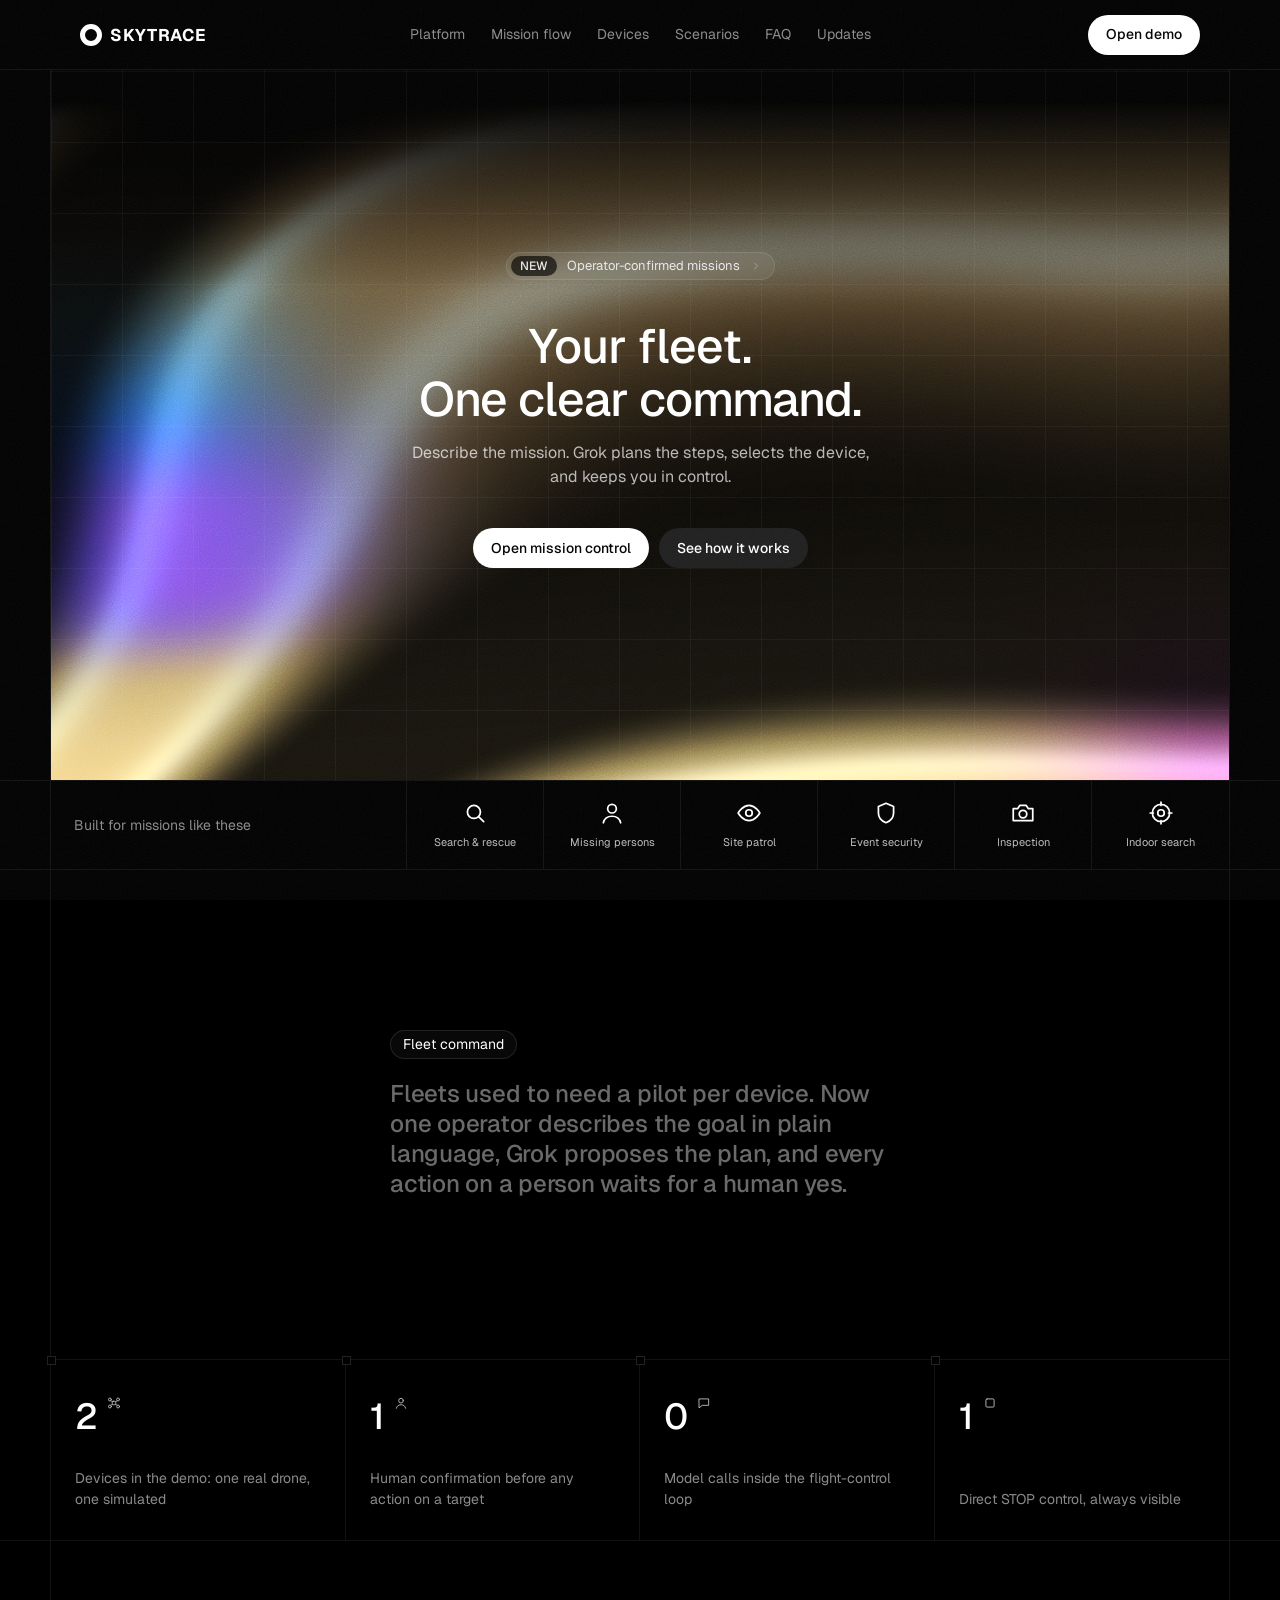
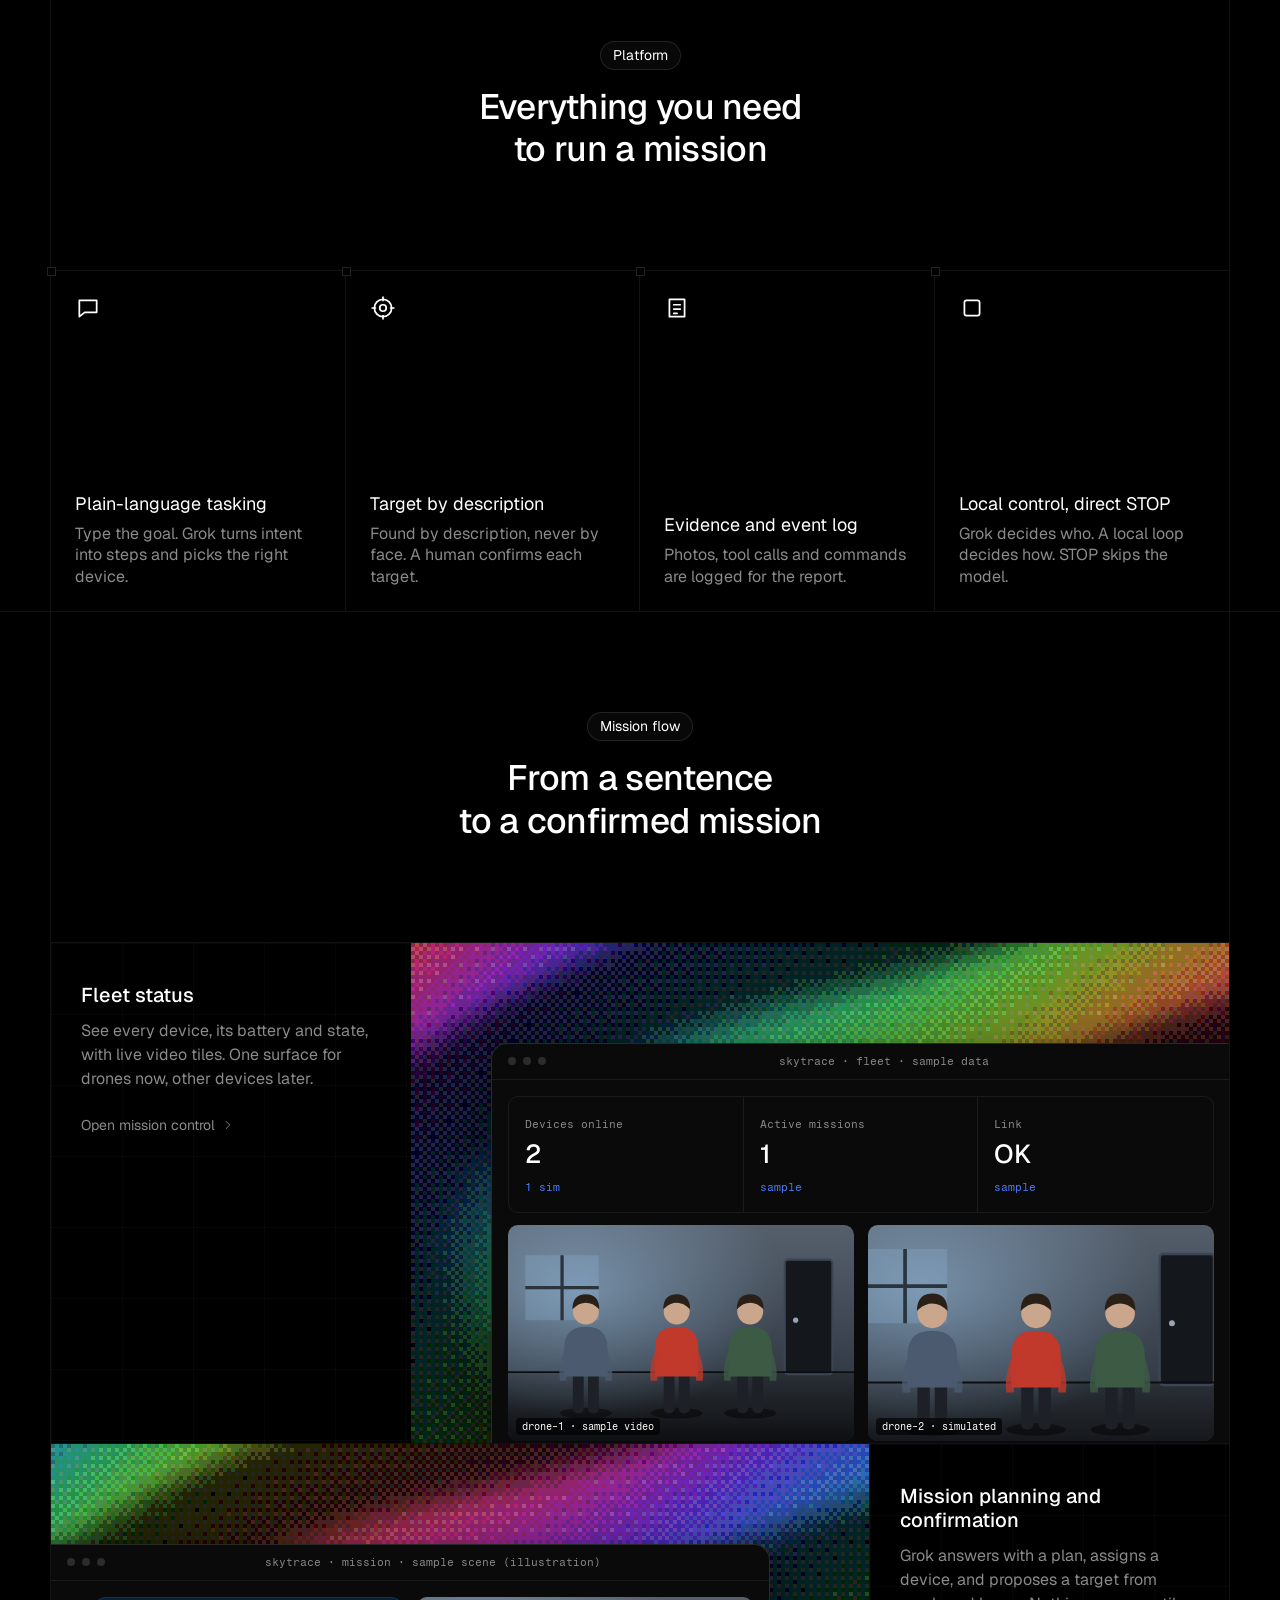
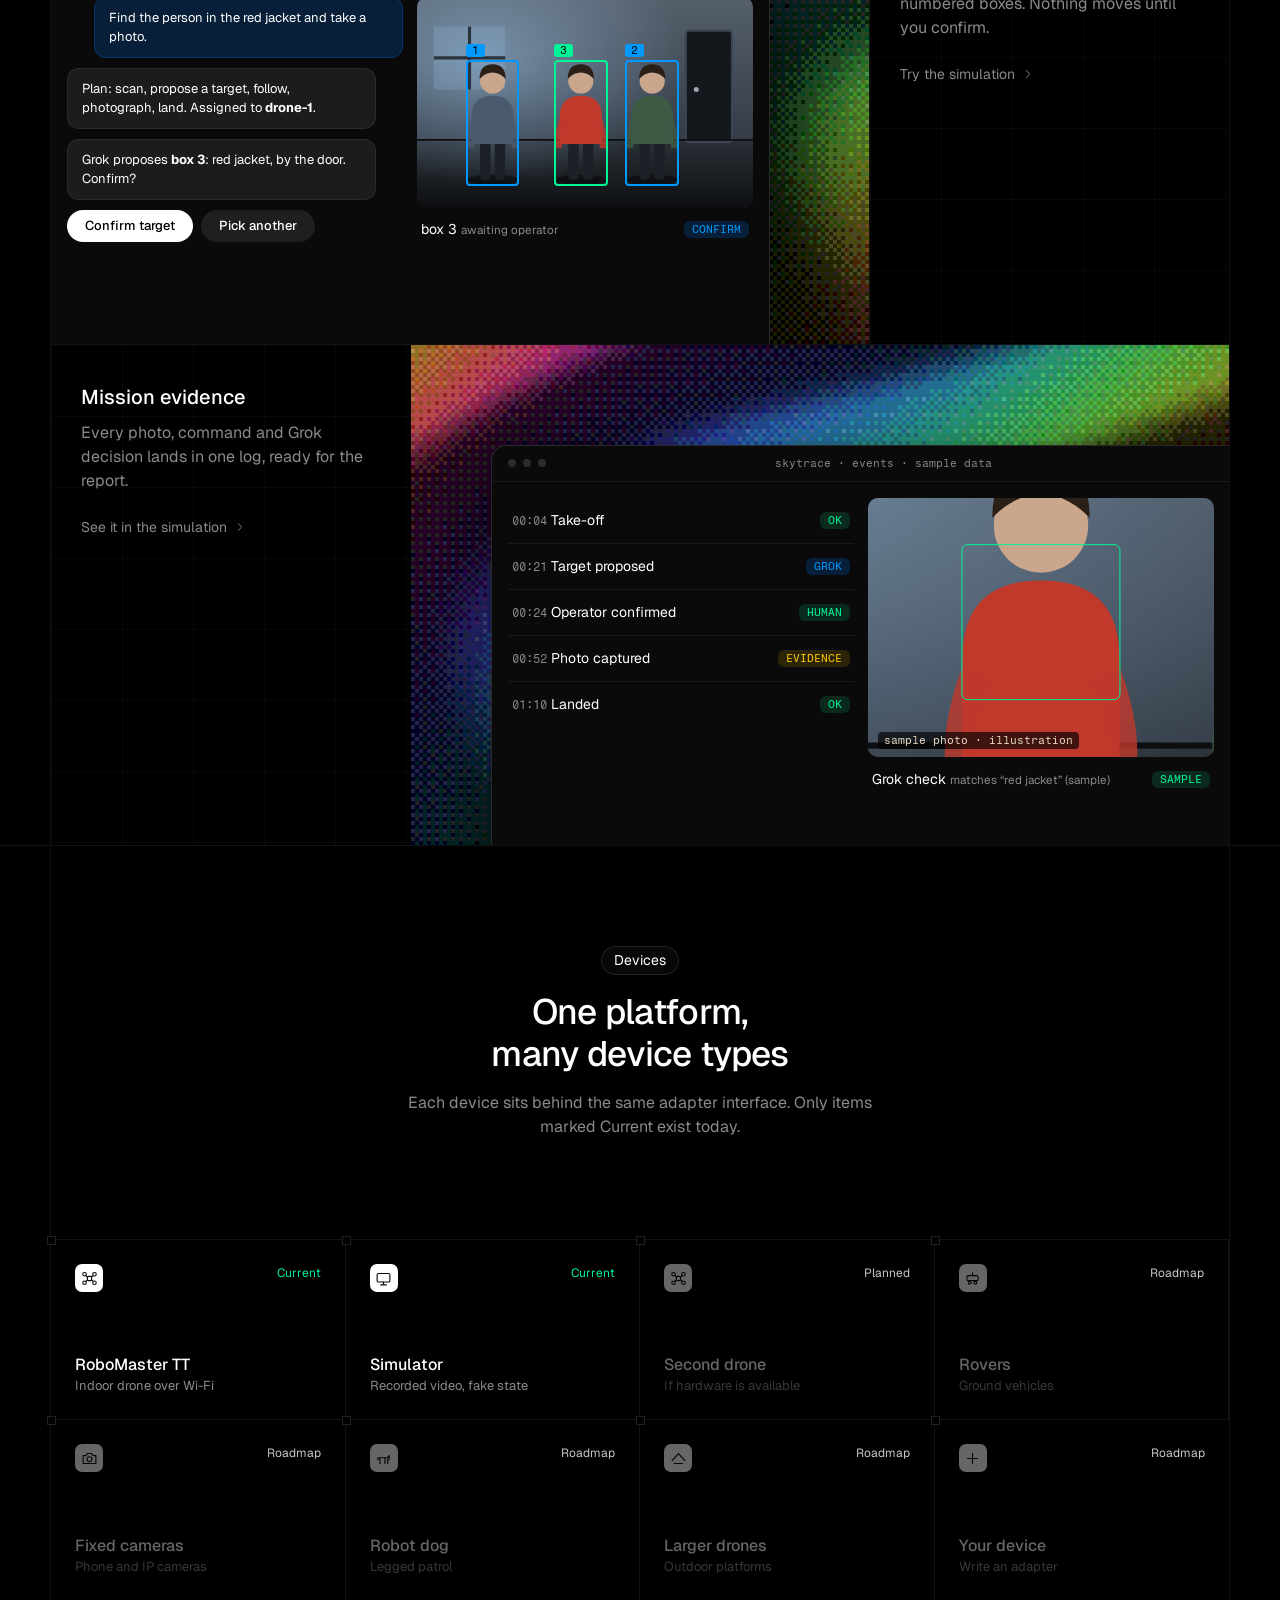
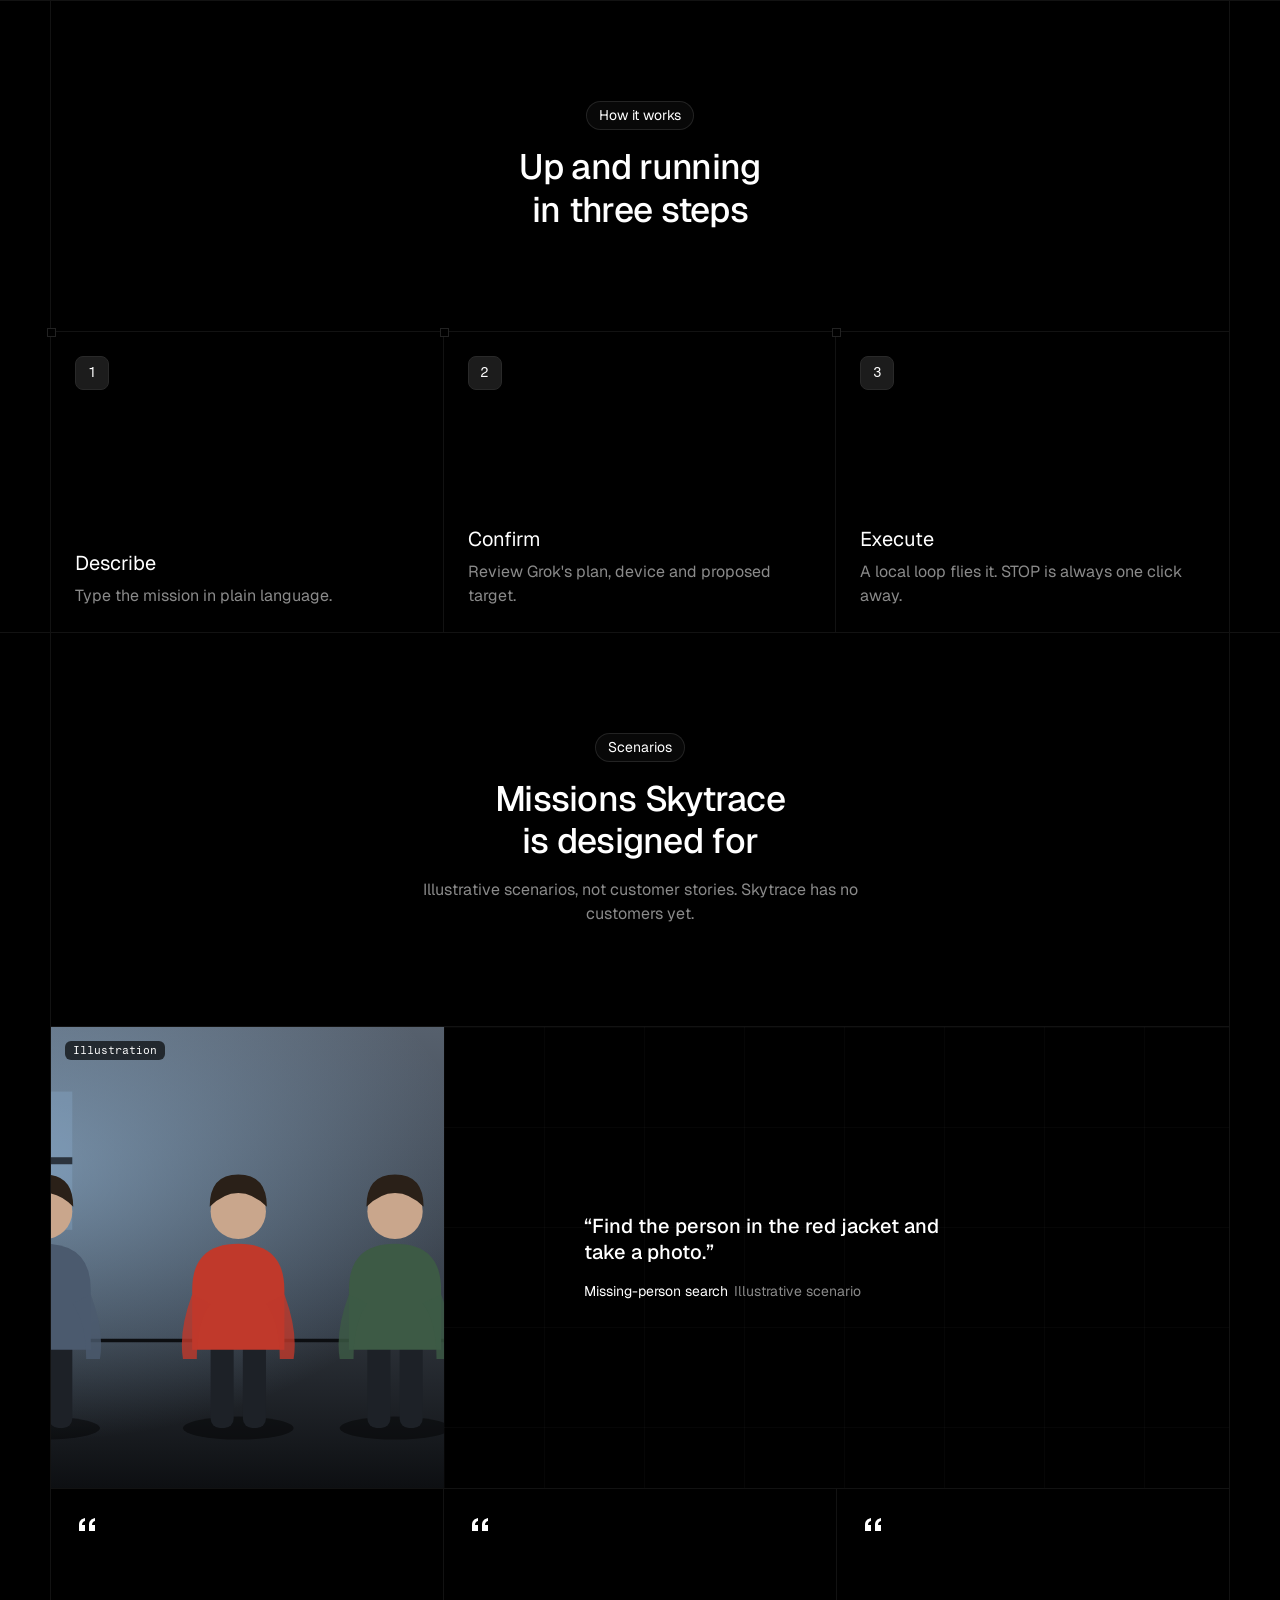
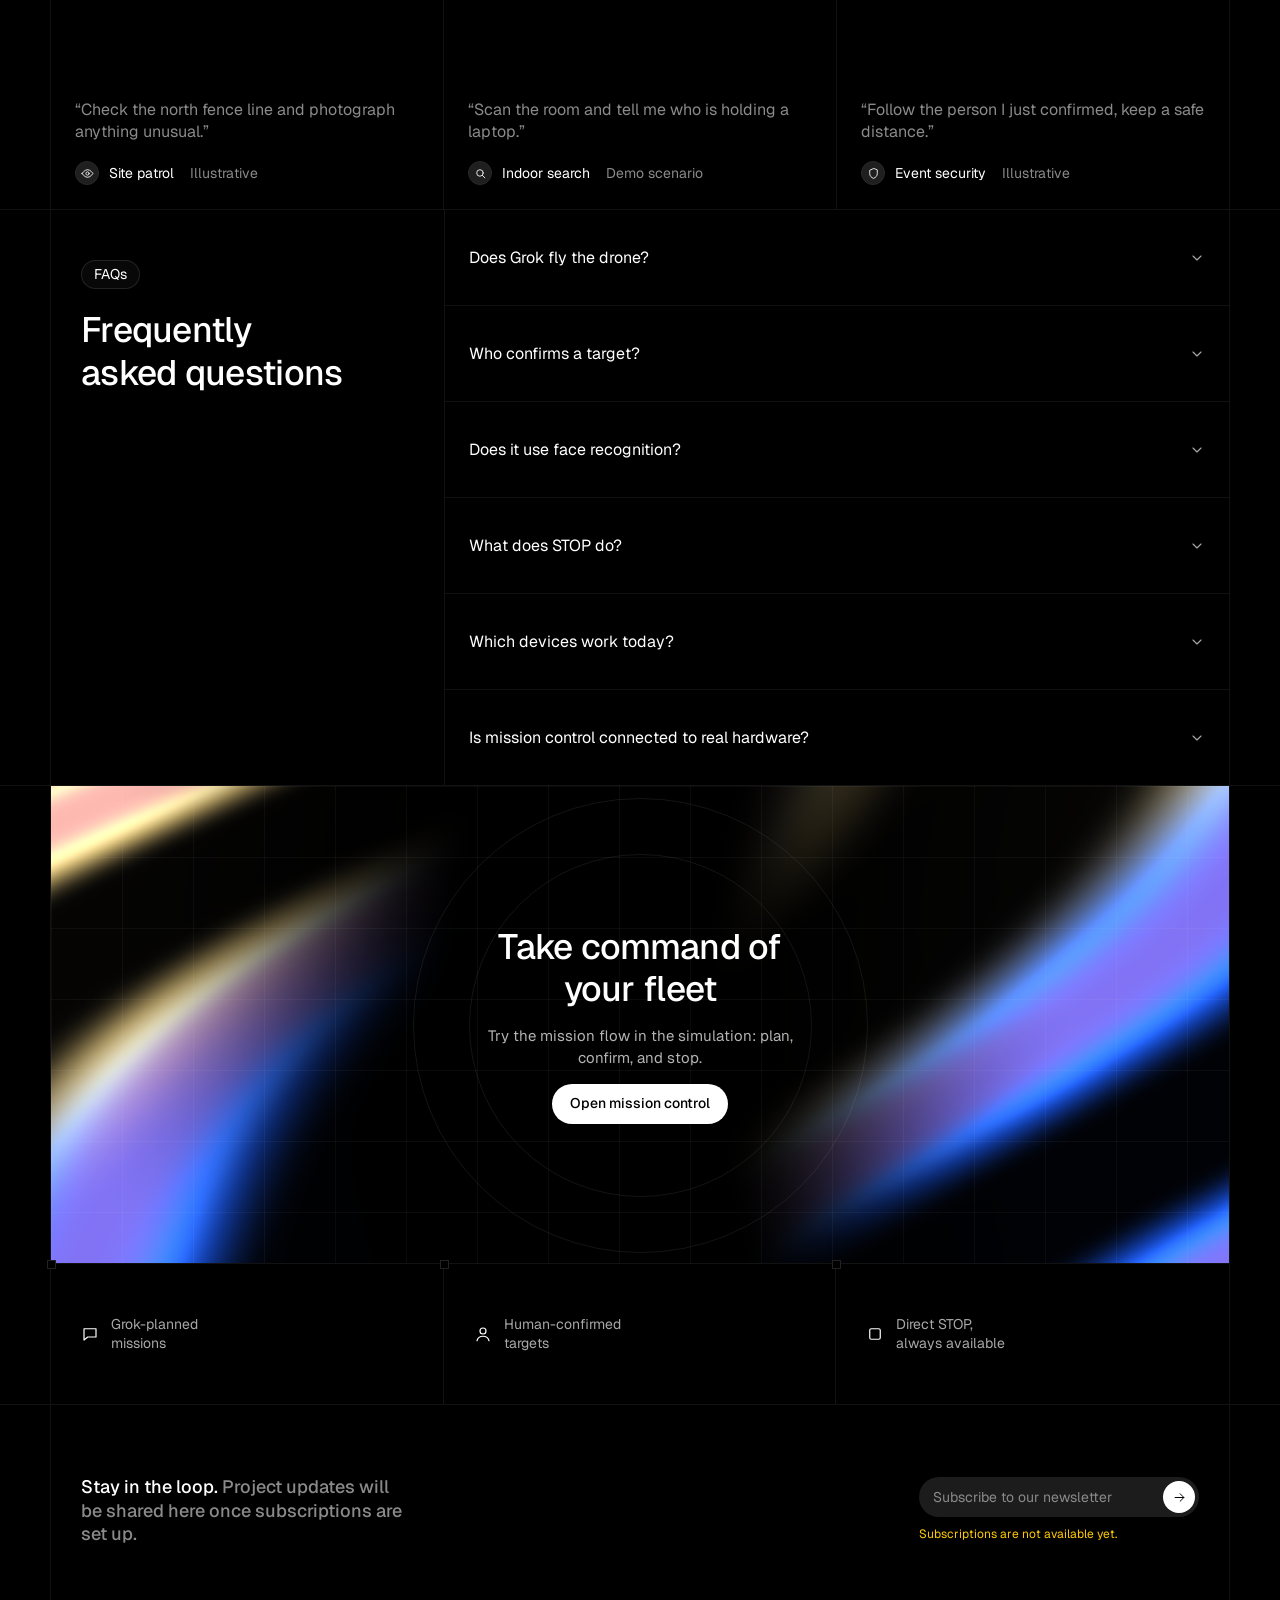
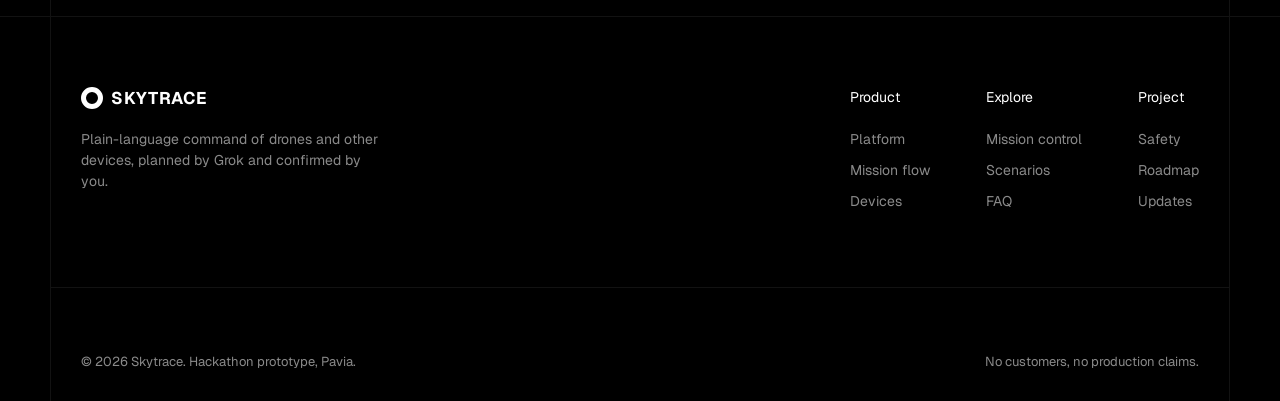
<file: skytrace-website/index.html>
<!doctype html>
<html lang="en"><head><meta charset="utf-8"><meta name="viewport" content="width=device-width,initial-scale=1">
<title>Skytrace — Your fleet. One clear command.</title>
<meta name="description" content="Skytrace lets an operator command drones and other devices in plain language. Grok plans the mission; the operator confirms every action.">
<link rel="preconnect" href="https://fonts.googleapis.com"><link rel="preconnect" href="https://fonts.gstatic.com" crossorigin>
<link href="https://fonts.googleapis.com/css2?family=Fragment+Mono&family=Geist:wght@400;500;700&display=swap" rel="stylesheet">
<link rel="stylesheet" href="styles.css"></head><body>
<svg width="0" height="0" style="position:absolute" aria-hidden="true"><defs>
<symbol id="search" viewBox="0 0 24 24"><circle cx="11" cy="11" r="6"/><path d="m20 20-4.5-4.5"/></symbol>
<symbol id="user" viewBox="0 0 24 24"><circle cx="12" cy="8" r="4"/><path d="M4 21c1-4 4-6 8-6s7 2 8 6"/></symbol>
<symbol id="shield" viewBox="0 0 24 24"><path d="M12 3 5 6v6c0 4.5 3 7.500 7 9 4-1.500 7-4.500 7-9V6z"/></symbol>
<symbol id="stop" viewBox="0 0 24 24"><rect x="5" y="5" width="14" height="14" rx="2"/></symbol>
<symbol id="chat" viewBox="0 0 24 24"><path d="M4 5h16v11H9l-5 4z"/></symbol>
<symbol id="target" viewBox="0 0 24 24"><circle cx="12" cy="12" r="8"/><circle cx="12" cy="12" r="3"/><path d="M12 2v3M12 19v3M2 12h3M19 12h3"/></symbol>
<symbol id="log" viewBox="0 0 24 24"><path d="M5 4h14v16H5zM9 9h6M9 13h6M9 17h3"/></symbol>
<symbol id="cam" viewBox="0 0 24 24"><path d="M3 8h4l2-3h6l2 3h4v11H3z"/><circle cx="12" cy="13" r="3.500"/></symbol>
<symbol id="drone" viewBox="0 0 24 24"><circle cx="5" cy="6" r="2.500"/><circle cx="19" cy="6" r="2.500"/><circle cx="5" cy="18" r="2.500"/><circle cx="19" cy="18" r="2.500"/><rect x="9" y="9" width="6" height="6" rx="1.500"/><path d="m7 8 2 2M17 8l-2 2M7 16l2-2M17 16l-2-2"/></symbol>
<symbol id="rover" viewBox="0 0 24 24"><rect x="4" y="8" width="16" height="7" rx="2"/><circle cx="8" cy="18" r="2"/><circle cx="16" cy="18" r="2"/><path d="M12 8V4"/></symbol>
<symbol id="dog" viewBox="0 0 24 24"><path d="M4 11h13l3-3v5h-2v6M7 11v8M14 11v8M4 11v3"/></symbol>
<symbol id="sim" viewBox="0 0 24 24"><rect x="3" y="5" width="18" height="12" rx="2"/><path d="M8 21h8M12 17v4"/></symbol>
<symbol id="plus" viewBox="0 0 24 24"><path d="M12 5v14M5 12h14"/></symbol>
<symbol id="big" viewBox="0 0 24 24"><path d="M3 15 12 5l9 10M6 19h12"/></symbol>
<symbol id="check" viewBox="0 0 24 24"><path d="m5 12 5 5 9-10"/></symbol>
<symbol id="arr" viewBox="0 0 24 24"><path d="M5 12h14M13 6l6 6-6 6"/></symbol>
<symbol id="chev" viewBox="0 0 24 24"><path d="m9 6 6 6-6 6"/></symbol>
<symbol id="down" viewBox="0 0 24 24"><path d="m6 9 6 6 6-6"/></symbol>
<symbol id="q" viewBox="0 0 24 24"><path d="M4 18v-6c0-4 2-6 6-7v3c-2 .5-3 2-3 4h3v6zM14 18v-6c0-4 2-6 6-7v3c-2 .5-3 2-3 4h3v6z"/></symbol>
<symbol id="eye" viewBox="0 0 24 24"><path d="M2 12s4-7 10-7 10 7 10 7-4 7-10 7S2 12 2 12z"/><circle cx="12" cy="12" r="3"/></symbol>
<linearGradient id="wall" x1="0" y1="0" x2="0" y2="1"><stop offset="0" stop-color="#56606d"/><stop offset="1" stop-color="#232a33"/></linearGradient>
<linearGradient id="flr" x1="0" y1="0" x2="0" y2="1"><stop offset="0" stop-color="#2b3037"/><stop offset="1" stop-color="#0d0f12"/></linearGradient>
<radialGradient id="glow" cx=".2" cy=".3" r=".6"><stop offset="0" stop-color="#9cc3e6" stop-opacity=".55"/><stop offset="1" stop-color="#9cc3e6" stop-opacity="0"/></radialGradient>
<g id="person"><ellipse cx="0" cy="87" rx="12" ry="2.500" fill="#000" opacity=".45"/><rect x="-6" y="66" width="5" height="21" rx="2" fill="#1d2127"/><rect x="1" y="66" width="5" height="21" rx="2" fill="#1d2127"/><path d="M-10 70v-13q0-10 10-10t10 10v13z" fill="currentColor"/><path d="M-10 58q-3 8-2 14h3q0-8 3-12zM10 58q3 8 2 14h-3q0-8-3-12z" fill="currentColor" opacity=".8"/><circle cx="0" cy="40" r="6" fill="#c9a68c"/><path d="M-6.200 39q0-7 6.200-7t6.200 7q-3-3-6.200-3t-6.200 3z" fill="#2a2018"/></g>
<g id="scene"><rect width="160" height="100" fill="url(#wall)"/><rect x="0" y="68" width="160" height="32" fill="url(#flr)"/><rect width="160" height="100" fill="url(#glow)"/><rect x="8" y="14" width="34" height="30" fill="#8fb4d6" opacity=".28"/><path d="M25 14v30M8 29h34" stroke="#2b333d" stroke-width="1.500"/><rect x="128" y="16" width="22" height="53" rx="1.500" fill="#14181d" stroke="#3b4553"/><circle cx="133" cy="44" r="1.200" fill="#9aa5b4"/><path d="M0 68h160" stroke="#0c0e11" stroke-width=".8"/><use href="#person" x="36" color="#4b5a6e"/><use href="#person" x="78" color="#c0392b"/><use href="#person" x="112" color="#3d5a45"/></g></defs></svg>

<header class="hdr"><div class="hdr-in">
<a class="logo" href="#top"><i></i>Skytrace</a>
<nav class="links" aria-label="Primary"><a href="#benefits">Platform</a><a href="#features">Mission flow</a><a href="#devices">Devices</a><a href="#scenarios">Scenarios</a><a href="#faq">FAQ</a><a href="#updates">Updates</a></nav>
<a class="btn pri" href="dashboard/index.html">Open demo</a>
<button class="burger" aria-label="Open menu" aria-expanded="false" aria-controls="mm"><i></i><i></i></button>
</div></header>
<div class="mmenu" id="mm" aria-label="Menu"><a class="l" href="#benefits">Platform</a><a class="l" href="#features">Mission flow</a><a class="l" href="#devices">Devices</a><a class="l" href="#scenarios">Scenarios</a><a class="l" href="#faq">FAQ</a><a class="l" href="#updates">Updates</a><a class="btn pri" href="dashboard/index.html">Open mission control</a></div>

<main id="top">
<section class="sec"><div class="rail hero">
<div class="art-hero" aria-hidden="true"><canvas data-art="hero" data-scale="3"></canvas><div class="grain"></div></div>
<div class="gridl" aria-hidden="true"></div>
<div class="hero-c">
<a class="ann" href="#features"><b>NEW</b>Operator-confirmed missions<svg class="i"><use href="#chev"/></svg></a>
<h1>Your fleet.<br class="d"> <br class="m">One clear <br class="m">command.</h1>
<p>Describe the mission. Grok plans the steps, selects the device, and keeps you in control.</p>
<div class="cta"><a class="btn pri" href="dashboard/index.html"><span class="d">Open mission control</span><span class="m">Open demo</span></a><a class="btn" href="#features"><span class="d">See how it works</span><span class="m">How it works</span></a></div>
</div></div></section>

<section class="sec"><div class="rail trust">
<div class="lab">Built for missions like these</div>
<div><svg class="i"><use href="#search"/></svg>Search &amp; rescue</div>
<div><svg class="i"><use href="#user"/></svg>Missing persons</div>
<div><svg class="i"><use href="#eye"/></svg>Site patrol</div>
<div><svg class="i"><use href="#shield"/></svg>Event security</div>
<div><svg class="i"><use href="#cam"/></svg>Inspection</div>
<div><svg class="i"><use href="#target"/></svg>Indoor search</div>
</div></section>

<section class="sec"><div class="rail">
<div class="stw"><div class="stb"><span class="chip">Fleet command</span>
<p class="stmt" id="stmt">Fleets used to need a pilot per device. Now one operator describes the goal in plain language, Grok proposes the plan, and every action on a person waits for a human yes.</p></div></div>
<div class="facts">
<div class="cell fact"><b>2<svg class="i"><use href="#drone"/></svg></b><small>Devices in the demo: one real drone, one simulated</small></div>
<div class="cell fact"><b>1<svg class="i"><use href="#user"/></svg></b><small>Human confirmation before any action on a target</small></div>
<div class="cell fact"><b>0<svg class="i"><use href="#chat"/></svg></b><small>Model calls inside the flight-control loop</small></div>
<div class="cell fact"><b>1<svg class="i"><use href="#stop"/></svg></b><small>Direct STOP control, always visible</small></div>
</div></div></section>

<section class="sec" id="benefits"><div class="rail">
<div class="intro"><span class="chip">Platform</span><h2>Everything you need<br>to run a mission</h2></div>
<div class="ben">
<div class="cell bc"><svg class="i"><use href="#chat"/></svg><div><h3>Plain-language tasking</h3><p>Type the goal. Grok turns intent into steps and picks the right device.</p></div></div>
<div class="cell bc"><svg class="i"><use href="#target"/></svg><div><h3>Target by description</h3><p>Found by description, never by face. A human confirms each target.</p></div></div>
<div class="cell bc"><svg class="i"><use href="#log"/></svg><div><h3>Evidence and event log</h3><p>Photos, tool calls and commands are logged for the report.</p></div></div>
<div class="cell bc"><svg class="i"><use href="#stop"/></svg><div><h3>Local control, direct STOP</h3><p>Grok decides who. A local loop decides how. STOP skips the model.</p></div></div>
</div></div></section>

<section class="sec" id="features"><div class="rail">
<div class="intro"><span class="chip">Mission flow</span><h2>From a sentence<br>to a confirmed mission</h2></div>

<div class="fgp"><div class="ft"><h3>Fleet status</h3><p>See every device, its battery and state, with live video tiles. One surface for drones now, other devices later.</p><a class="tl" href="dashboard/index.html">Open mission control<svg class="i"><use href="#chev"/></svg></a></div>
<div class="stage g1"><canvas data-art="stage" data-scale="4" data-hue="0"></canvas><div class="win"><div class="wbar"><i></i><i></i><i></i><span>skytrace · fleet · sample data</span></div><div class="wb">
<div class="kpis"><div class="kpi"><small>Devices online</small><b>2</b><em>1 sim</em></div><div class="kpi"><small>Active missions</small><b>1</b><em>sample</em></div><div class="kpi"><small>Link</small><b>OK</b><em>sample</em></div></div>
<div class="two" style="margin-top:12px"><div class="vt"><svg class="scn" viewBox="0 0 160 100" preserveAspectRatio="xMidYMid slice" aria-hidden="true"><use href="#scene"/></svg><span>drone-1 · sample video</span></div><div class="vt"><svg class="scn" viewBox="10 4 140 88" preserveAspectRatio="xMidYMid slice" aria-hidden="true"><use href="#scene"/></svg><span>drone-2 · simulated</span></div></div><div style="margin-top:10px"><div class="row"><span>drone-1 <small>RoboMaster TT</small></span><span class="tag">ONLINE</span></div><div class="row"><span>drone-2 <small>Simulator</small></span><span class="tag y">SIM</span></div></div>
<div style="margin-top:6px;font-size:12px;color:var(--mut)">drone-1 battery · 82% (sample)</div><div class="bar"><i style="width:82%"></i></div>
<div class="row" style="margin-top:14px"><span>Mission events <small>last 3</small></span><span class="tag g">LOG</span></div><div class="row"><small>Take-off · scan · target proposed</small></div></div></div></div></div>

<div class="fgp rev"><div class="ft"><h3>Mission planning and confirmation</h3><p>Grok answers with a plan, assigns a device, and proposes a target from numbered boxes. Nothing moves until you confirm.</p><a class="tl" href="dashboard/index.html">Try the simulation<svg class="i"><use href="#chev"/></svg></a></div>
<div class="stage rev g2"><canvas data-art="stage" data-scale="4" data-hue="170"></canvas><div class="win"><div class="wbar"><i></i><i></i><i></i><span>skytrace · mission · sample scene (illustration)</span></div><div class="wb two">
<div class="chat"><div class="msg u">Find the person in the red jacket and take a photo.</div><div class="msg">Plan: scan, propose a target, follow, photograph, land. Assigned to <b>drone-1</b>.</div><div class="msg">Grok proposes <b>box 3</b>: red jacket, by the door. Confirm?</div><div style="display:flex;gap:8px"><span class="btn pri" style="height:32px;font-size:13px">Confirm target</span><span class="btn" style="height:32px;font-size:13px">Pick another</span></div></div>
<div><div class="frame"><svg class="scn" viewBox="0 0 160 100" preserveAspectRatio="xMidYMid slice" aria-hidden="true"><use href="#scene"/></svg><div class="box" style="left:14.5%;top:30%;width:16%;height:60%"><em>1</em></div><div class="box sel" style="left:40.7%;top:30%;width:16%;height:60%"><em>3</em></div><div class="box" style="left:62%;top:30%;width:16%;height:60%"><em>2</em></div></div>
<div class="row"><span>box 3 <small>awaiting operator</small></span><span class="tag b">CONFIRM</span></div></div></div></div></div></div>

<div class="fgp"><div class="ft"><h3>Mission evidence</h3><p>Every photo, command and Grok decision lands in one log, ready for the report.</p><a class="tl" href="dashboard/index.html">See it in the simulation<svg class="i"><use href="#chev"/></svg></a></div>
<div class="stage g3"><canvas data-art="stage" data-scale="4" data-hue="-60"></canvas><div class="win"><div class="wbar"><i></i><i></i><i></i><span>skytrace · events · sample data</span></div><div class="wb two">
<div><div class="row"><span><small class="mono">00:04</small> Take-off</span><span class="tag">OK</span></div><div class="row"><span><small class="mono">00:21</small> Target proposed</span><span class="tag b">GROK</span></div><div class="row"><span><small class="mono">00:24</small> Operator confirmed</span><span class="tag">HUMAN</span></div><div class="row"><span><small class="mono">00:52</small> Photo captured</span><span class="tag y">EVIDENCE</span></div><div class="row"><span><small class="mono">01:10</small> Landed</span><span class="tag">OK</span></div></div>
<div><div class="photo"><svg class="scn" viewBox="56 24 44 58" preserveAspectRatio="xMidYMid slice" aria-hidden="true"><use href="#scene"/></svg><i class="ch"></i><span>sample photo · illustration</span></div><div class="row"><span>Grok check <small>matches “red jacket” (sample)</small></span><span class="tag">SAMPLE</span></div></div></div></div></div></div>
</div></section>

<section class="sec" id="devices"><div class="rail">
<div class="intro"><span class="chip">Devices</span><h2>One platform,<br>many device types</h2><p>Each device sits behind the same adapter interface. Only items marked Current exist today.</p></div>
<div class="dev">
<div class="cell dc"><span class="tile"><svg class="i"><use href="#drone"/></svg></span><span class="st cur">Current</span><h3>RoboMaster TT</h3><p>Indoor drone over Wi-Fi</p></div>
<div class="cell dc"><span class="tile"><svg class="i"><use href="#sim"/></svg></span><span class="st cur">Current</span><h3>Simulator</h3><p>Recorded video, fake state</p></div>
<div class="cell dc fut"><span class="tile"><svg class="i"><use href="#drone"/></svg></span><span class="st">Planned</span><h3>Second drone</h3><p>If hardware is available</p></div>
<div class="cell dc fut"><span class="tile"><svg class="i"><use href="#rover"/></svg></span><span class="st">Roadmap</span><h3>Rovers</h3><p>Ground vehicles</p></div>
<div class="cell dc fut"><span class="tile"><svg class="i"><use href="#cam"/></svg></span><span class="st">Roadmap</span><h3>Fixed cameras</h3><p>Phone and IP cameras</p></div>
<div class="cell dc fut"><span class="tile"><svg class="i"><use href="#dog"/></svg></span><span class="st">Roadmap</span><h3>Robot dog</h3><p>Legged patrol</p></div>
<div class="cell dc fut"><span class="tile"><svg class="i"><use href="#big"/></svg></span><span class="st">Roadmap</span><h3>Larger drones</h3><p>Outdoor platforms</p></div>
<div class="cell dc fut"><span class="tile"><svg class="i"><use href="#plus"/></svg></span><span class="st">Roadmap</span><h3>Your device</h3><p>Write an adapter</p></div>
</div></div></section>

<section class="sec"><div class="rail">
<div class="intro"><span class="chip">How it works</span><h2>Up and running<br>in three steps</h2></div>
<div class="stp">
<div class="cell sc"><b>1</b><div><h3>Describe</h3><p>Type the mission in plain language.</p></div></div>
<div class="cell sc"><b>2</b><div><h3>Confirm</h3><p>Review Grok's plan, device and proposed target.</p></div></div>
<div class="cell sc"><b>3</b><div><h3>Execute</h3><p>A local loop flies it. STOP is always one click away.</p></div></div>
</div></div></section>

<section class="sec" id="scenarios"><div class="rail">
<div class="intro"><span class="chip">Scenarios</span><h2>Missions Skytrace<br>is designed for</h2><p>Illustrative scenarios, not customer stories. Skytrace has no customers yet.</p></div>
<div class="feat1"><div class="fimg"><svg class="scn" viewBox="0 0 160 100" preserveAspectRatio="xMidYMid slice" aria-hidden="true"><use href="#scene"/></svg><span class="lbl">Illustration</span></div>
<div class="fq"><q>“Find the person in the red jacket and take a photo.”</q><div style="font-size:14px">Missing-person search<small>Illustrative scenario</small></div></div></div>
<div class="car" id="car">
<div class="cc"><svg class="i"><use href="#q"/></svg><div><p>“Check the north fence line and photograph anything unusual.”</p><div class="who"><span class="av"><svg class="i"><use href="#eye"/></svg></span>Site patrol<small>Illustrative</small></div></div></div>
<div class="cc"><svg class="i"><use href="#q"/></svg><div><p>“Scan the room and tell me who is holding a laptop.”</p><div class="who"><span class="av"><svg class="i"><use href="#search"/></svg></span>Indoor search<small>Demo scenario</small></div></div></div>
<div class="cc"><svg class="i"><use href="#q"/></svg><div><p>“Follow the person I just confirmed, keep a safe distance.”</p><div class="who"><span class="av"><svg class="i"><use href="#shield"/></svg></span>Event security<small>Illustrative</small></div></div></div>
<div class="cc"><svg class="i"><use href="#q"/></svg><div><p>“Inspect the roof edge and send me three photos.”</p><div class="who"><span class="av"><svg class="i"><use href="#cam"/></svg></span>Inspection<small>Illustrative</small></div></div></div>
<div class="cc"><svg class="i"><use href="#q"/></svg><div><p>“Land now.”</p><div class="who"><span class="av"><svg class="i"><use href="#stop"/></svg></span>Operator override<small>Always available</small></div></div></div>
</div></div></section>

<section class="sec" id="faq"><div class="rail faqw">
<div class="faqh"><span class="chip">FAQs</span><h2>Frequently<br>asked questions</h2></div>
<div class="faq">
<details><summary>Does Grok fly the drone?<svg class="i"><use href="#down"/></svg></summary><div class="ans">No. Grok plans the mission and picks the device and target. A fast local loop handles movement, so the model is never in the control loop.</div></details>
<details><summary>Who confirms a target?<svg class="i"><use href="#down"/></svg></summary><div class="ans">The operator. Grok proposes a target from a frame with numbered boxes and explains why; nothing follows a person until a human confirms.</div></details>
<details><summary>Does it use face recognition?<svg class="i"><use href="#down"/></svg></summary><div class="ans">No. Targets are matched by description, such as clothing, not by identifying faces.</div></details>
<details><summary>What does STOP do?<svg class="i"><use href="#down"/></svg></summary><div class="ans">STOP is a direct control that goes to the device layer without asking the model.</div></details>
<details><summary>Which devices work today?<svg class="i"><use href="#down"/></svg></summary><div class="ans">The DJI RoboMaster TT and a simulator. Rovers, cameras and other devices are roadmap items.</div></details>
<details><summary>Is mission control connected to real hardware?<svg class="i"><use href="#down"/></svg></summary><div class="ans">The page linked from this site is a simulation with local sample data. It does not connect to devices or call any API.</div></details>
</div></div></section>

<section class="sec"><div class="rail">
<div class="cta-s"><canvas data-art="cta" data-scale="3"></canvas><div class="rings"></div><div class="gridl" aria-hidden="true"></div><div class="cta-c"><h2>Take command of<br>your fleet</h2><p>Try the mission flow in the simulation: plan, confirm, and stop.</p><a class="btn pri" href="dashboard/index.html">Open mission control</a></div></div>
<div class="cbs"><div class="cell cb"><svg class="i"><use href="#chat"/></svg><span>Grok-planned<br>missions</span></div><div class="cell cb"><svg class="i"><use href="#user"/></svg><span>Human-confirmed<br>targets</span></div><div class="cell cb"><svg class="i"><use href="#stop"/></svg><span>Direct STOP,<br>always available</span></div></div>
</div></section>

<section class="sec" id="updates"><div class="rail nl">
<h3>Stay in the loop. <span>Project updates will be shared here once subscriptions are set up.</span></h3>
<div class="nlf"><form id="nlf"><input type="email" aria-label="Email" placeholder="Subscribe to our newsletter"><button aria-label="Subscribe"><svg class="i"><use href="#arr"/></svg></button></form><small id="nlm">Subscriptions are not available yet.</small></div>
</div></section>
</main>
<footer><div class="rail"><div class="ftr">
<div><a class="logo" href="#top"><i></i>Skytrace</a><p>Plain-language command of drones and other devices, planned by Grok and confirmed by you.</p></div>
<div class="fcols"><div><h4>Product</h4><a href="#benefits">Platform</a><a href="#features">Mission flow</a><a href="#devices">Devices</a></div>
<div><h4>Explore</h4><a href="dashboard/index.html">Mission control</a><a href="#scenarios">Scenarios</a><a href="#faq">FAQ</a></div>
<div><h4>Project</h4><a href="#faq">Safety</a><a href="#devices">Roadmap</a><a href="#updates">Updates</a></div></div></div>
<div class="copy"><span>© 2026 Skytrace. Hackathon prototype, Pavia.</span><span>No customers, no production claims.</span></div></div></footer>
<script src="art.js"></script><script src="main.js"></script></body></html>
</file>
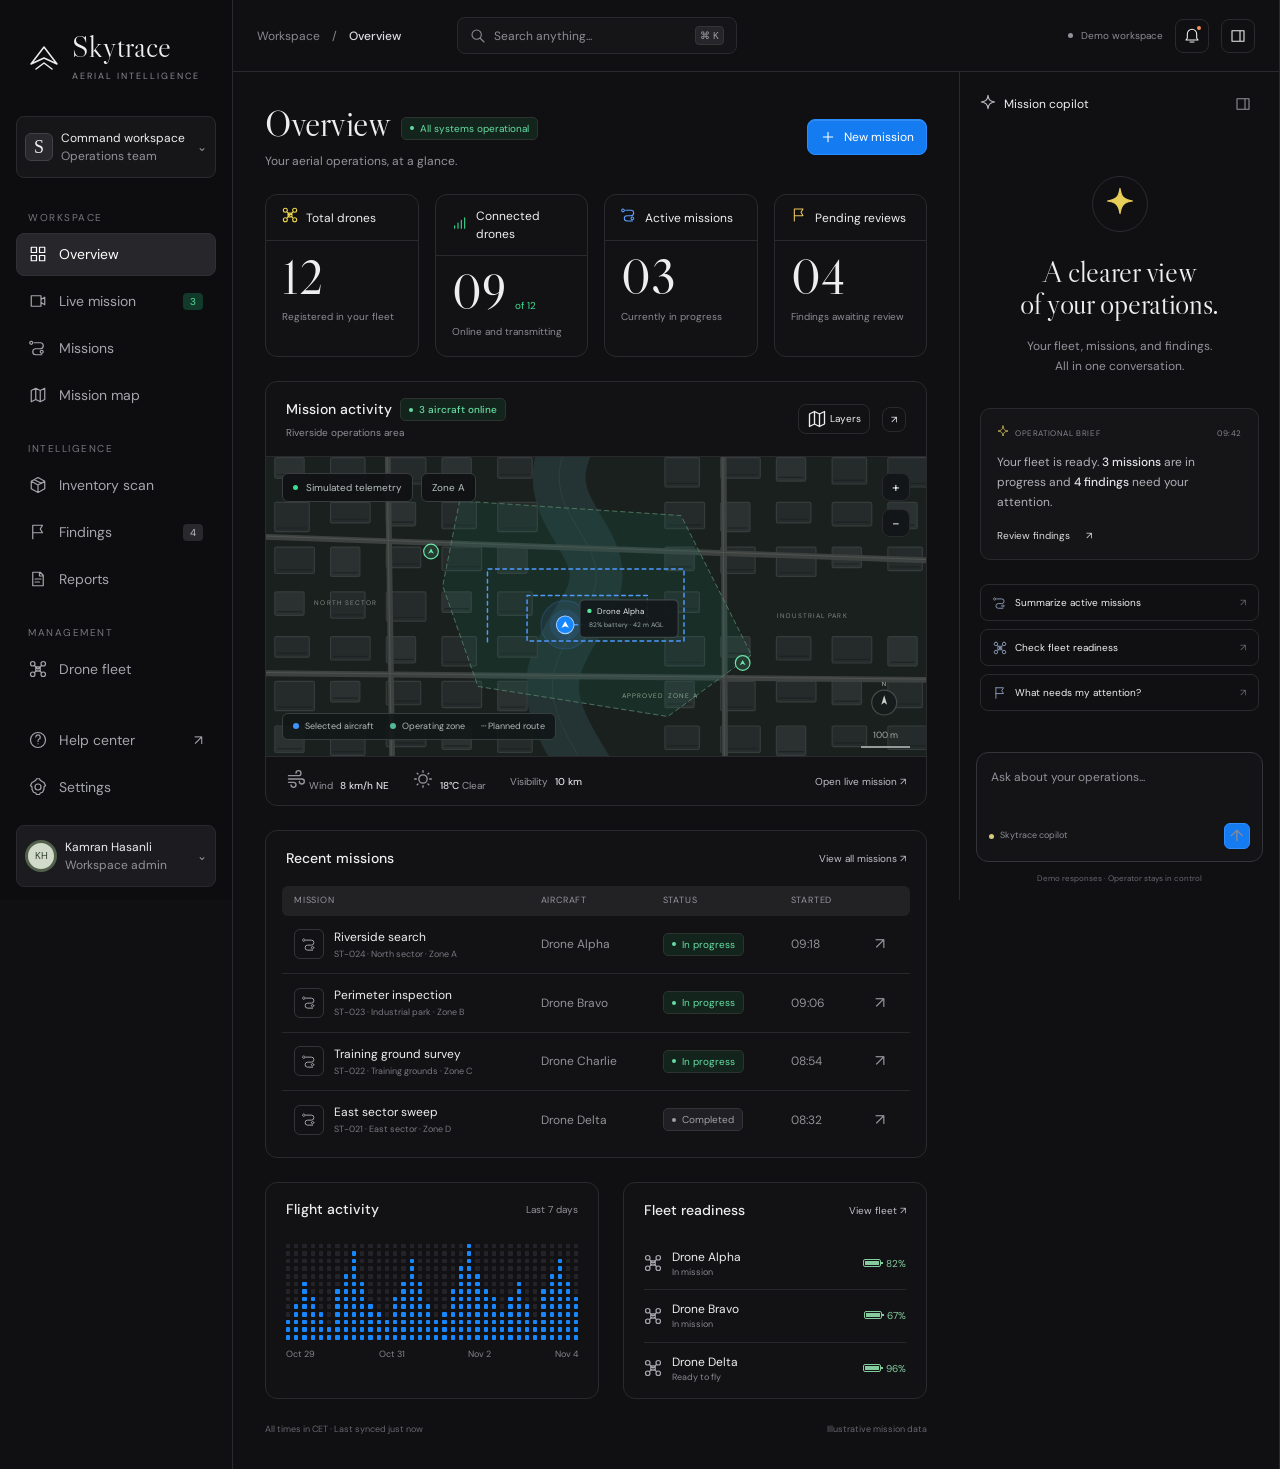
<file: skytrace-website/dashboard/index.html>
<!DOCTYPE html>
<html lang="en"><head><meta charset="utf-8"><meta name="viewport" content="width=device-width, initial-scale=1"><title>Skytrace — Aerial intelligence</title><meta name="description" content="Your aerial operations, in focus. Skytrace drone mission and fleet dashboard."><meta name="theme-color" content="#101012"><link rel="icon" href="favicon.svg"><link rel="stylesheet" href="fonts.css"><link rel="stylesheet" href="style.css"></head>
<body><a class="skip" href="#main">Skip to content</a><div class="app"><aside class="sidebar"><a class="brand" href="#overview" aria-label="Skytrace overview"><svg viewBox="0 0 32 32"><path d="m3 22 13-17 13 17-13-6z"/><path d="m8 27 8-6 8 6"/></svg><span>Skytrace<span class="brand-sub">AERIAL INTELLIGENCE</span></span></a><button class="workspace" id="workspace"><span class="workspace-icon">S</span><span>Command workspace<small>Operations team</small></span><span class="chevron">⌄</span></button><nav id="nav"></nav><div class="sidebar-bottom"><button data-page="help" class="nav-item"><span data-icon="help"></span>Help center<span class="external">↗</span></button><button data-page="settings" class="nav-item"><span data-icon="settings"></span>Settings</button><button class="profile" id="profile"><span class="avatar">KH</span><span>Kamran Hasanli<small>Workspace admin</small></span><span class="chevron">⌄</span></button></div></aside><div class="body"><header class="topbar"><button class="icon-button mobile-toggle" id="menu" aria-label="Toggle navigation"><span data-icon="menu"></span></button><div class="breadcrumb">Workspace<span>/</span><strong id="crumb">Overview</strong></div><button class="search-button" id="search" aria-label="Search workspace"><span data-icon="search"></span><span>Search anything...</span><kbd>⌘ K</kbd></button><div class="top-actions"><span class="demo-label"><i></i>Demo workspace</span><button class="icon-button notification" id="notifications" aria-label="View notifications"><span data-icon="bell"></span><b></b></button><button class="icon-button" id="toggle-copilot" aria-label="Toggle mission copilot"><span data-icon="panel"></span></button></div></header><div class="content-layout"><main id="main" tabindex="-1"></main><aside class="copilot" id="copilot"><div class="copilot-header"><span><span data-icon="sparkle"></span>Mission copilot</span><button class="icon-button" id="copilot-close" aria-label="Close copilot"><span data-icon="panel"></span></button></div><div class="copilot-scroll"><div class="copilot-intro"><div class="spark-orbit"><span data-icon="sparkle"></span></div><h2>A clearer view<br>of your operations.</h2><p>Your fleet, missions, and findings.<br>All in one conversation.</p></div><div class="briefing"><div class="eyebrow"><span data-icon="sparkle"></span> OPERATIONAL BRIEF <span>09:42</span></div><p>Your fleet is ready. <strong>3 missions</strong> are in progress and <strong>4 findings</strong> need your attention.</p><button data-page="findings" class="text-link">Review findings <span>↗</span></button></div><div class="suggestions"><button data-prompt="Summarize active missions"><span data-icon="route"></span>Summarize active missions<span>↗</span></button><button data-prompt="Check fleet readiness"><span data-icon="drone"></span>Check fleet readiness<span>↗</span></button><button data-prompt="What needs my attention?"><span data-icon="flag"></span>What needs my attention?<span>↗</span></button></div><div id="chat" aria-live="polite"></div></div><div class="composer-wrap"><form id="chat-form" class="composer"><label class="sr-only" for="chat-input">Ask mission copilot</label><textarea id="chat-input" placeholder="Ask about your operations..." rows="2" required></textarea><div><span class="model-dot"></span><span>Skytrace copilot</span><button aria-label="Send message" class="send">↑</button></div></form><p class="copilot-note">Demo responses · Operator stays in control</p></div></aside></div></div></div><div class="toast" role="status" id="toast"></div><dialog id="dialog"><div id="dialog-content"></div></dialog><script src="inventory-model.js"></script><script src="inventory.js"></script><script src="app.js"></script></body></html>
</file>
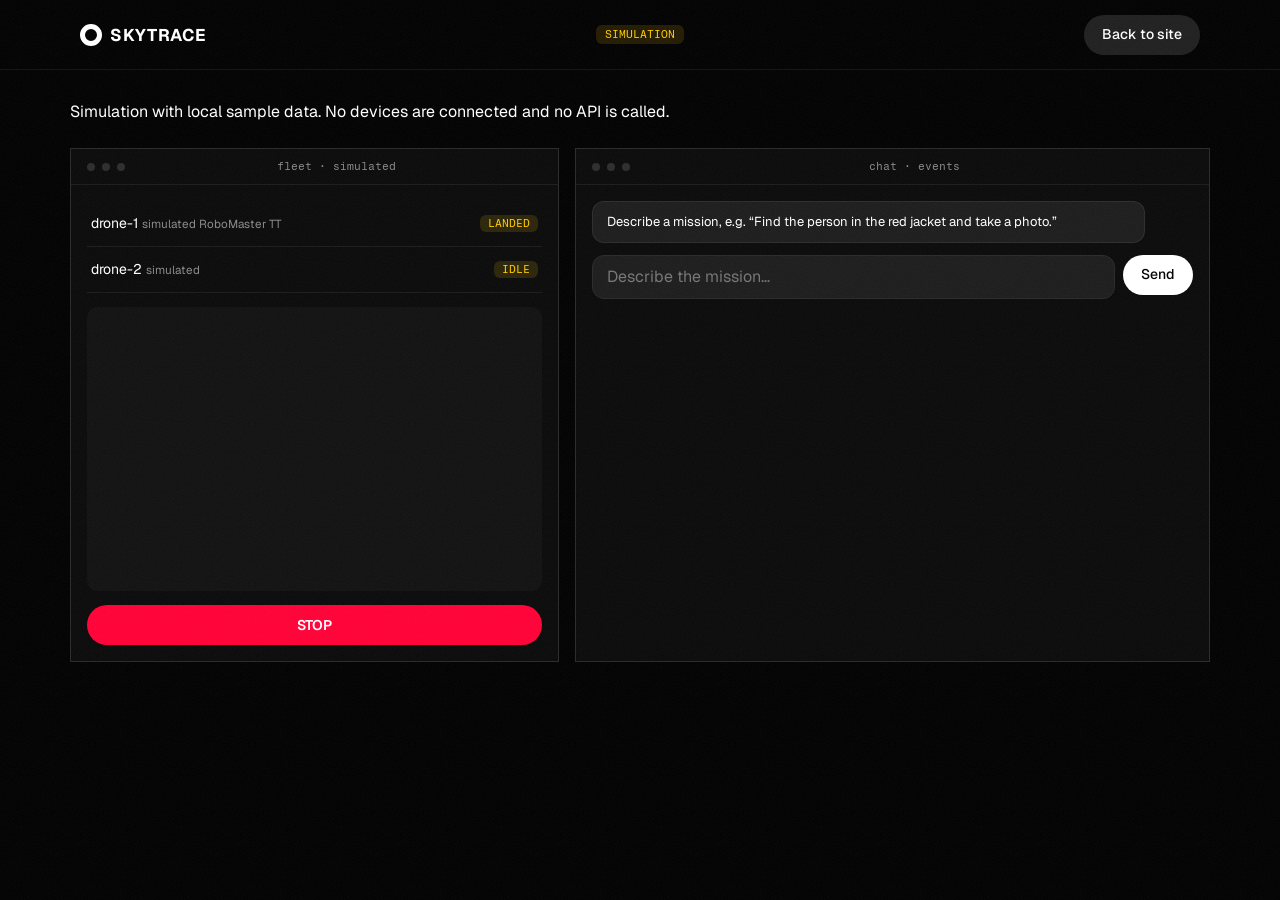
<file: skytrace-website/simulator.html>
<!doctype html>
<html lang="en"><head><meta charset="utf-8"><meta name="viewport" content="width=device-width,initial-scale=1">
<title>Skytrace — Mission control (simulation)</title>
<link href="https://fonts.googleapis.com/css2?family=Fragment+Mono&family=Geist:wght@400;500;600&display=swap" rel="stylesheet">
<link rel="stylesheet" href="styles.css">
<style>.sh{padding:100px 20px 60px;max-width:1180px;margin:0 auto}.g{display:grid;grid-template-columns:1fr 1.3fr;gap:16px}.stop{background:var(--red);color:#fff;border-color:var(--red);font-weight:600}.stop:hover{background:#d90030}
#log{max-height:200px;overflow:auto}.in2{display:flex;gap:8px;margin-top:12px}.in2 input{flex:1;height:44px;border-radius:12px;border:1px solid var(--line2);background:var(--card);color:var(--fg);padding:0 14px;font:inherit;min-width:0}
@media(max-width:900px){.g{grid-template-columns:1fr}}.hdr .btn{display:inline-flex!important}</style></head><body>
<header class="hdr"><div class="hdr-in" style="grid-template-columns:1fr auto 1fr"><a class="logo" href="index.html"><i></i>Skytrace</a><span class="sim">SIMULATION</span><a class="btn" href="index.html">Back to site</a></div></header>
<main class="sh"><div>
<p class="sub" style="margin:0 0 24px;max-width:none">Simulation with local sample data. No devices are connected and no API is called.</p>
<div class="g">
<div class="win"><div class="wbar"><i></i><i></i><i></i><span>fleet · simulated</span></div><div class="wb">
<div class="row"><span>drone-1 <small>simulated RoboMaster TT</small></span><span class="tag y" id="s1">LANDED</span></div>
<div class="row"><span>drone-2 <small>simulated</small></span><span class="tag y">IDLE</span></div>
<div class="frame" style="margin-top:14px"><div class="box" id="bx1" style="left:12%;top:30%;width:16%;height:50%;display:none"><em>1</em></div><div class="box" id="bx3" style="left:44%;top:26%;width:18%;height:56%;display:none"><em>3</em></div><div class="box" style="display:none"></div></div>
<button class="btn stop" id="stop" style="margin-top:14px;width:100%;justify-content:center">STOP</button></div></div>
<div class="win"><div class="wbar"><i></i><i></i><i></i><span>chat · events</span></div><div class="wb"><div class="chat" id="chat"><div class="msg">Describe a mission, e.g. “Find the person in the red jacket and take a photo.”</div></div>
<form class="in2" id="f"><input id="q" aria-label="Mission" placeholder="Describe the mission…"><button class="btn pri">Send</button></form>
<div id="log" style="margin-top:16px"></div></div></div>
</div></div></main>
<script>
const $=i=>document.getElementById(i),chat=$('chat'),log=$('log');
let T=[],st='idle',mid=0;
const say=(t,c='')=>{const d=document.createElement('div');d.className='msg '+c;d.innerHTML=t;chat.append(d);return d};
const ev=t=>{const r=document.createElement('div');r.className='row';r.innerHTML=`<span><small class="mono">${new Date().toLocaleTimeString()}</small> ${t}</span><span class="tag y">SIM</span>`;log.prepend(r)};
const state=(t,c)=>{$('s1').textContent=t;$('s1').className='tag '+c};
const esc=s=>s.replace(/&/g,'&amp;').replace(/</g,'&lt;');
// a mission is live only while its id is current and the state machine is not idle
const live=id=>id===mid&&st!=='idle';
const after=(id,ms,fn)=>T.push(setTimeout(()=>{if(live(id))fn()},ms));
const gate=(id,msg,label,fn)=>{const m=say(msg+` <br><button class="btn pri" style="height:34px;margin-top:8px">${label}</button>`);const b=m.querySelector('button');
 b.onclick=()=>{if(!live(id)||b.disabled)return;b.disabled=true;b.remove();fn()};return m};
$('f').onsubmit=e=>{e.preventDefault();const v=$('q').value.trim();if(!v||st!=='idle')return;$('q').value='';
 const id=++mid;st='plan';$('bx1').style.display=$('bx3').style.display='none';$('bx3').classList.remove('sel');state('PLANNING','b');
 say(esc(v),'u');ev('Mission received');
 after(id,500,()=>gate(id,`Plan (simulated): scan the room, propose a target for “${esc(v)}”, follow, photograph, land. Assigned to <b>drone-1</b>.`,'Confirm plan',()=>{
  st='scan';ev('Operator confirmed plan');state('SCANNING','b');
  after(id,900,()=>{$('bx1').style.display=$('bx3').style.display='block';ev('Targets detected (sample frame)');st='target';
   gate(id,'Grok proposes <b>box 3</b> (sample reasoning).','Confirm target',()=>{
    st='follow';$('bx3').classList.add('sel');state('FOLLOWING','b');ev('Operator confirmed target');
    after(id,1500,()=>{state('LANDED','y');ev('Photo captured (placeholder) · landed');say('Done. Photo saved to the sample log.');st='idle'})})})}))};
$('stop').onclick=()=>{mid++;T.forEach(clearTimeout);T=[];chat.querySelectorAll('button').forEach(b=>{b.disabled=true;b.remove()});
 st='idle';state('STOPPED','r');ev('STOP pressed — all pending steps cancelled');say('STOP received. Mission cancelled.')};
</script></body></html>
</file>
<file: skytrace-website/styles.css>
:root{--bg:#000;--bg2:#0d0d0d;--card:#1c1c1c;--card2:#1f1f1f;--line:#ffffff12;--line2:#292929;--fg:#fff;--mut:#8a8a8a;--acc:#09f;--acc2:#0072f5;--grn:#00f597;--red:#ff0037;--yel:#ffca00;--grain:url("data:image/svg+xml;utf8,<svg xmlns='http://www.w3.org/2000/svg' width='160' height='160'><filter id='n'><feTurbulence type='fractalNoise' baseFrequency='.85' numOctaves='2' stitchTiles='stitch'/><feColorMatrix values='0 0 0 0 1 0 0 0 0 1 0 0 0 0 1 0 0 0 .9 0'/></filter><rect width='100%' height='100%' filter='url(%23n)'/></svg>")}
*{box-sizing:border-box;margin:0;padding:0}
html{scroll-behavior:smooth;scroll-padding-top:80px}
body{background:var(--bg);color:var(--fg);font:400 16px/1.5 Geist,Inter,system-ui,sans-serif;-webkit-font-smoothing:antialiased;overflow-x:hidden}
body:before{content:"";position:fixed;inset:0;background:var(--grain);opacity:.05;pointer-events:none;z-index:100}
a{color:inherit;text-decoration:none}
button{font:inherit}
:focus-visible{outline:2px solid var(--acc);outline-offset:3px;border-radius:8px}
.mono{font-family:"Fragment Mono",ui-monospace,monospace}
svg.i{width:20px;height:20px;fill:none;stroke:currentColor;stroke-width:1.6;stroke-linecap:round;stroke-linejoin:round;flex:none}
.d{display:inline}.m{display:none}
/* rails */
.sec{border-bottom:1px solid var(--line);position:relative}
.rail{max-width:1180px;margin:0 auto;border-inline:1px solid var(--line);position:relative}
.cell{position:relative;border-right:1px solid var(--line)}
.cell:last-child{border-right:0}
.cell:before{content:"";position:absolute;top:-4px;left:-4px;width:7px;height:7px;border:1px solid #ffffff22;background:#000;z-index:2}
/* header */
.hdr{position:fixed;top:0;left:0;right:0;height:70px;z-index:60;background:#000c;backdrop-filter:blur(8px);border-bottom:1px solid var(--line)}
.hdr-in{max-width:1180px;margin:0 auto;height:100%;padding:0 30px;display:grid;grid-template-columns:1fr auto 1fr;align-items:center}
.logo{font:700 17px Geist,sans-serif;letter-spacing:.04em;display:flex;align-items:center;gap:8px;text-transform:uppercase}
.logo i{width:22px;height:22px;border-radius:50%;border:5px solid #fff;display:block}
.links{display:flex;gap:26px;color:var(--mut);font-size:14px}.links a:hover{color:var(--fg)}
.hdr .btn{justify-self:end}
.burger{display:none;justify-self:end;width:44px;height:44px;background:none;border:0;color:#fff;cursor:pointer;position:relative}
.burger i{position:absolute;left:12px;right:12px;height:2px;background:#fff;border-radius:2px;transition:transform .35s,top .35s}
.burger i:first-child{top:16px}.burger i:last-child{top:25px}
.burger[aria-expanded=true] i:first-child{top:20px;transform:rotate(45deg)}.burger[aria-expanded=true] i:last-child{top:20px;transform:rotate(-45deg)}
.mmenu{position:fixed;inset:0;z-index:55;background:radial-gradient(70% 40% at 20% 78%,#3a342866,transparent 70%),radial-gradient(60% 35% at 80% 92%,#2a3a6055,transparent 70%),linear-gradient(#050505,#0c0b08 55%,#1a160d);padding:80px 30px 24px;display:flex;flex-direction:column;opacity:0;visibility:hidden;transition:opacity .35s,visibility .35s}
.mmenu.open{opacity:1;visibility:visible}
.mmenu a.l{font-size:24px;line-height:1.2;color:#9a9a9a;padding:5px 0;letter-spacing:-.01em}.mmenu a.l:hover{color:#fff}
.mmenu .btn{margin-top:auto;height:40px;justify-content:center}
/* buttons */
.btn{display:inline-flex;align-items:center;justify-content:center;gap:8px;height:40px;padding:0 18px;border-radius:999px;font-weight:500;font-size:14px;border:0;background:#1f1f1f;color:#fff;cursor:pointer;white-space:nowrap;transition:background .2s}
.btn:hover{background:#2e2e2e}
.btn.pri{background:#fff;color:#000}.btn.pri:hover{background:#e4e4e4}
.tl{display:inline-flex;align-items:center;gap:6px;color:#8a8a8a;font-size:14px}.tl:hover{color:#fff}.tl svg{width:14px;height:14px}
/* chips + type */
.chip{display:inline-block;font-size:14px;color:#fff;border:1px solid #ffffff1c;background:#ffffff08;border-radius:999px;padding:3px 12px}
h1,h2,h3{font-weight:500}
h2{font-size:35.2px;line-height:1.2;letter-spacing:-.02em}
.intro{text-align:center;padding:100px 20px;display:flex;flex-direction:column;align-items:center;gap:16px}
.intro p{color:var(--mut);max-width:480px}
/* hero */
.hero{min-height:780px;padding:160px 20px 120px;display:flex;align-items:center;justify-content:center;overflow:hidden}
.art-hero{position:absolute;inset:100px 0 0;mask:linear-gradient(#0000,#000 28%);-webkit-mask:linear-gradient(#0000,#000 28%);overflow:hidden}
.art-hero canvas,.cta-s canvas,.stage canvas{position:absolute;inset:0;width:100%;height:100%;display:block}
.stage canvas{image-rendering:pixelated}
.grain{position:absolute;inset:0;background:var(--grain);opacity:.3;mix-blend-mode:overlay;pointer-events:none}
.gridl{position:absolute;inset:0;pointer-events:none;background:linear-gradient(90deg,#ffffff0b 1px,transparent 1px) 0 0/71px 71px,linear-gradient(#ffffff0b 1px,transparent 1px) 0 0/71px 71px}
.hero-c{position:relative;max-width:640px;width:100%;display:flex;flex-direction:column;align-items:center;text-align:center;gap:16px}
.ann{margin-bottom:24px;display:inline-flex;align-items:center;gap:10px;border:1px solid #ffffff1a;background:#ffffff0f;backdrop-filter:blur(6px);border-radius:999px;padding:3px 12px 3px 4px;font-size:13px;color:#e8e8e8}
.ann b{background:#000a;border-radius:999px;padding:1px 9px;font-weight:500;font-size:12px}
.ann svg{width:12px;height:12px;color:#aaa}
.hero h1{font-size:48px;line-height:1.1;letter-spacing:-.02em}
.hero p{color:#ffffffb3;font-size:16px;max-width:480px}
.cta{display:flex;gap:10px;justify-content:center;margin-top:23px}
/* trust */
.trust{display:grid;grid-template-columns:1fr repeat(6,137px)}
.trust>*{display:flex;flex-direction:column;align-items:center;justify-content:center;gap:8px;height:88px;border-right:1px solid var(--line);font-size:11px;color:#bbb;text-align:center}
.trust>*:last-child{border-right:0}
.trust .lab{align-items:flex-start;padding-left:23px;font-size:14px;color:var(--mut);text-align:left}
.trust svg.i{width:26px;height:26px;color:#fff}
/* statement / facts */
.stw{padding:160px 20px;display:flex;justify-content:center}
.stb{max-width:500px;width:100%;display:flex;flex-direction:column;gap:20px;align-items:flex-start}
.stmt{font-size:24px;line-height:1.25;letter-spacing:-.01em;font-weight:500}
.stmt span{color:#6a6a6a;transition:color .35s}.stmt span.on{color:var(--fg)}
.facts{display:grid;grid-template-columns:repeat(4,1fr);border-top:1px solid var(--line)}
.fact{padding:30px 24px;height:180px;display:flex;flex-direction:column;justify-content:space-between}
.fact b{font-size:36px;font-weight:500;letter-spacing:-.02em;display:flex;align-items:flex-start;gap:10px}
.fact b svg{width:14px;height:14px;color:#bbb;margin-top:6px}
.fact small{color:var(--mut);font-size:14px}
/* benefits */
.ben{display:grid;grid-template-columns:repeat(4,1fr);border-top:1px solid var(--line)}
.bc{padding:24px;height:340px;display:flex;flex-direction:column;justify-content:space-between}
.bc svg.i{width:26px;height:26px}.bc h3{font-size:18px;margin-bottom:6px;font-weight:400}.bc p{color:var(--mut);font-size:16px;line-height:1.35}
/* features */
.fgp{display:grid;grid-template-columns:360px 1fr;border-top:1px solid var(--line);min-height:500px}
.fgp.rev{grid-template-columns:1fr 360px}.fgp.rev .ft{order:2;border-left:1px solid var(--line)}
.ft{padding:40px 30px;display:flex;flex-direction:column;gap:12px;align-items:flex-start}
.ft h3{font-size:20px;line-height:1.2}.ft{background:linear-gradient(90deg,#ffffff07 1px,transparent 1px) 0 0/71px 71px,linear-gradient(#ffffff07 1px,transparent 1px) 0 0/71px 71px}.ft p{color:var(--mut);font-size:16px;line-height:1.5;max-width:300px;margin-bottom:12px}
.stage{position:relative;overflow:hidden;height:500px;background:#0a0c12}
.stage .win{position:absolute;z-index:2;top:100px;left:80px;width:739px;height:600px;z-index:2;border-radius:16px 0 0 0;border-right:0;box-shadow:0 20px 60px #0008}
.stage.rev .win{width:719px;left:0;right:auto;border-radius:0 16px 0 0;border-left:0;border-right:1px solid var(--line2)}
.win{background:#0a0a0a;border:1px solid var(--line2);overflow:hidden}
.wbar{display:flex;gap:7px;align-items:center;padding:11px 16px;border-bottom:1px solid var(--line);font:11px "Fragment Mono",monospace;color:var(--mut)}
.wbar i{width:8px;height:8px;border-radius:50%;background:#2c2c2c}.wbar span{margin:0 auto}
.wb{padding:16px}
.kpis{display:grid;grid-template-columns:1fr 1fr 1fr;border:1px solid var(--line);border-radius:10px;overflow:hidden}
.kpi{padding:14px 16px;border-right:1px solid var(--line)}.kpi:last-child{border:0}.kpi small{color:var(--mut);font:11px "Fragment Mono",monospace}.kpi b{display:block;font-size:26px;font-weight:500}.kpi em{font:11px "Fragment Mono",monospace;color:#4d7cff;font-style:normal}
.tag{font:11px "Fragment Mono",monospace;padding:2px 8px;border-radius:6px;background:#00f59722;color:var(--grn);white-space:nowrap}.tag.y{background:#ffca0022;color:var(--yel)}.tag.r{background:#ff003733;color:var(--red)}.tag.b{background:#0072f533;color:var(--acc)}.tag.g{background:#222;color:var(--mut)}
.row{display:flex;justify-content:space-between;align-items:center;gap:12px;padding:12px 4px;border-bottom:1px solid var(--line);font-size:14px}.row:last-child{border:0}.row small{color:var(--mut)}
.bar{height:6px;border-radius:6px;background:#222;overflow:hidden;margin-top:6px}.bar i{display:block;height:100%;background:var(--acc2);border-radius:6px}
.two{display:grid;grid-template-columns:1fr 1fr;gap:14px}
.frame{position:relative;aspect-ratio:16/10;border-radius:10px;background:linear-gradient(180deg,#26303b,#10151b 60%,#0a0d10);overflow:hidden}
.frame .p{position:absolute;bottom:8%;width:12%;height:52%;display:block}
.frame .p:before{content:"";position:absolute;left:25%;right:25%;top:0;aspect-ratio:1;border-radius:50%;background:#56606c}
.frame .p:after{content:"";position:absolute;left:0;right:0;top:30%;bottom:0;border-radius:40% 40% 6px 6px;background:var(--c,#3a424c)}
.box{position:absolute;border:2px solid var(--acc);border-radius:4px;font:11px "Fragment Mono",monospace}.box em{position:absolute;top:-18px;left:-2px;background:var(--acc);color:#000;padding:0 6px;font-style:normal;border-radius:3px}
.box.sel{border-color:var(--grn)}.box.sel em{background:var(--grn)}
.chat{display:grid;gap:10px;font-size:13px;align-content:start}.msg{padding:10px 14px;border-radius:12px;background:var(--card);border:1px solid var(--line);max-width:92%}.msg.u{justify-self:end;background:#0072f533;border-color:#0072f544}
.photo{aspect-ratio:4/3;border-radius:10px;background:linear-gradient(135deg,#3b2d1e,#14100c);position:relative;overflow:hidden;display:grid;place-items:end start;padding:10px}
.photo span{font:11px "Fragment Mono",monospace;color:#d9c9ae}
/* devices */
.dev{display:grid;grid-template-columns:repeat(4,1fr);border-top:1px solid var(--line)}
.dc{height:180px;padding:24px;display:flex;flex-direction:column;justify-content:flex-end;border-bottom:1px solid var(--line)}
.dc:nth-child(n+5){border-bottom:0}
.dc .tile{position:absolute;top:24px;left:24px;width:28px;height:28px;border-radius:7px;background:#fff;color:#0a0a0a;display:grid;place-items:center}
.dc .tile svg{width:17px;height:17px}
.dc h3{font-size:16px}.dc p{color:var(--mut);font-size:13px;line-height:1.4}
.dc .st{position:absolute;top:24px;right:24px;font-size:12px;color:#c8c8c8}.dc .st.cur{color:var(--grn)}
.dc.fut .tile,.dc.fut h3,.dc.fut p{opacity:.4}
/* steps */
.stp{display:grid;grid-template-columns:repeat(3,1fr);border-top:1px solid var(--line)}
.sc{height:300px;padding:24px;display:flex;flex-direction:column;justify-content:space-between}
.sc b{width:34px;height:34px;border-radius:8px;background:#1c1c1c;border:1px solid var(--line2);display:grid;place-items:center;font:500 14px "Fragment Mono",monospace}
.sc h3{font-size:20px;margin-bottom:6px;font-weight:400}.sc p{color:var(--mut);font-size:16px}
/* scenarios */
.feat1{display:grid;grid-template-columns:393px 1fr;border-top:1px solid var(--line);min-height:462px}
.fimg{position:relative;overflow:hidden;background:linear-gradient(160deg,#6b5a45,#2a2118 60%,#120e0a)}
.fimg .frame{position:absolute;inset:0;aspect-ratio:auto;border-radius:0;background:linear-gradient(180deg,#8a7358,#3a2e22 55%,#150f0a)}
.fimg .frame .p{width:16%}
.fimg .lbl{position:absolute;left:14px;top:14px;font:11px "Fragment Mono",monospace;background:#000a;padding:3px 8px;border-radius:6px;z-index:2}
.fimg:after{content:"";position:absolute;inset:50% 0 0;background:linear-gradient(#0000,#000b);display:none}
.fq{display:flex;flex-direction:column;justify-content:center;gap:16px;padding:40px 30px 40px 140px;background:linear-gradient(90deg,#ffffff06 1px,transparent 1px) 0 0/100px 100px,linear-gradient(#ffffff06 1px,transparent 1px) 0 0/100px 100px}
.fq q{quotes:none;font-size:20px;line-height:1.3;max-width:360px;font-weight:500}
.fq small,.cc small{color:var(--mut);margin-left:6px;font-size:14px}
.car{display:flex;overflow-x:auto;scrollbar-width:none;border-top:1px solid var(--line);scroll-snap-type:x mandatory}
.car::-webkit-scrollbar{display:none}
.cc{flex:0 0 33.3333%;min-width:393px;height:320px;padding:24px;display:flex;flex-direction:column;justify-content:space-between;border-right:1px solid var(--line);scroll-snap-align:start}
.cc>svg{width:24px;height:24px;fill:#fff;stroke:none}
.cc p{color:var(--mut);font-size:16px;line-height:1.4;margin-bottom:18px}
.cc .who{display:flex;align-items:center;gap:10px;font-size:14px}
.cc .av{width:24px;height:24px;border-radius:50%;background:#1f1f1f;display:grid;place-items:center;border:1px solid var(--line2)}.cc .av svg{width:13px;height:13px}
/* faq */
.faqw{display:grid;grid-template-columns:1fr 2fr}
.faqh{padding:50px 30px;display:flex;flex-direction:column;gap:20px;align-items:flex-start}
.faqh p{color:var(--mut);font-size:14px;max-width:300px}
.faq{border-left:1px solid var(--line)}
.faq details{border-bottom:1px solid var(--line)}.faq details:last-child{border-bottom:0}
.faq summary{list-style:none;cursor:pointer;display:flex;justify-content:space-between;align-items:center;gap:20px;min-height:95px;padding:35px 24px;font-size:16px}
.faq summary::-webkit-details-marker{display:none}
.faq summary svg{width:16px;height:16px;color:#aaa;transition:transform .25s}.faq details[open] summary svg{transform:rotate(180deg)}
.faq details[open] summary{padding-bottom:14px;min-height:0}
.faq .ans{color:var(--mut);padding:0 60px 28px 24px;font-size:15px}
/* cta */
.cta-s{height:477px;position:relative;overflow:hidden;display:flex;align-items:center;justify-content:center;background:#05060c}
.cta-s .rings{position:absolute;left:50%;top:50%;width:455px;height:455px;margin:-227px 0 0 -227px;border:1px solid #ffffff14;border-radius:50%}
.cta-s .rings:after{content:"";position:absolute;inset:55px;border:1px solid #ffffff14;border-radius:50%}
.cta-c{position:relative;text-align:center;max-width:380px;padding:0 20px;display:flex;flex-direction:column;align-items:center;gap:14px}
.cta-c p{color:#ffffffb3;font-size:15px}
.cbs{display:grid;grid-template-columns:repeat(3,1fr);border-top:1px solid var(--line)}
.cb{padding:0 30px;height:140px;display:flex;gap:12px;align-items:center;color:#a8a8a8;font-size:14px;line-height:1.35}
.cb svg{width:18px;height:18px;color:#fff}
/* newsletter + footer */
.nl{display:flex;justify-content:space-between;align-items:center;gap:30px;padding:70px 30px;min-height:182px}
.nl h3{font-size:18px;max-width:330px;line-height:1.3}.nl h3 span{color:#8a8a8a}
.nlf{display:flex;flex-direction:column;gap:8px;width:280px}
.nlf form{display:flex;align-items:center;background:#1c1c1c;border-radius:999px;height:40px;padding:0 4px 0 14px}
.nlf form:focus-within{outline:2px solid var(--acc);outline-offset:3px}.nlf input{flex:1;min-width:0;background:none;border:0;color:#fff;font:inherit;font-size:14px;outline:0}.nlf input::placeholder{color:#8a8a8a}
.nlf button{width:32px;height:32px;border-radius:50%;background:#fff;border:0;display:grid;place-items:center;cursor:pointer}.nlf button svg{width:15px;height:15px;color:#000}
.nlf small{color:var(--yel);font-size:12px}
.ftr{padding:70px 30px;display:flex;justify-content:space-between;gap:40px}
.ftr p{color:var(--mut);font-size:14px;max-width:300px;margin-top:20px}
.fcols{display:flex;gap:56px}.fcols h4{font-weight:400;font-size:14px;margin-bottom:16px}.fcols a{display:block;color:#8a8a8a;font-size:14px;padding:5px 0}.fcols a:hover{color:#fff}
.copy{display:flex;justify-content:space-between;gap:20px;padding:64px 30px 30px;border-top:1px solid var(--line);color:var(--mut);font-size:13px}
.sim{display:inline-block;background:#ffca0022;color:var(--yel);font:11px "Fragment Mono",monospace;padding:3px 9px;border-radius:6px}
.rv{opacity:0;transform:translateY(16px);transition:opacity .7s,transform .7s}.rv.in{opacity:1;transform:none}
@media(max-width:900px){
.d{display:none}.m{display:inline}
.links,.hdr .btn{display:none}.burger{display:block}.hdr-in{grid-template-columns:1fr auto;padding:0 30px}
.hero{min-height:700px;padding:140px 20px 100px}.hero h1{font-size:41.6px}
.art-hero{inset:70px 0 0}.trust{grid-template-columns:repeat(2,1fr)}.trust .lab{grid-column:1/-1;height:70px;align-items:center;padding:0;border-bottom:1px solid var(--line);border-right:0}.trust>*{border-bottom:1px solid var(--line)}.trust>*:nth-child(even){border-right:0}.trust>*:last-child{border-bottom:0}
.stw{padding:80px 30px}
.facts,.ben{grid-template-columns:1fr 1fr}.ben{grid-template-columns:1fr}.cell:nth-child(2n){border-right:0}.facts .cell:nth-child(-n+2){border-bottom:1px solid var(--line)}
.ben .cell{border-right:0;border-bottom:1px solid var(--line)}.ben .cell:last-child{border-bottom:0}
.bc{padding:30px}.fact{padding:24px 30px;height:150px}.fact b{font-size:32px}
.fgp,.fgp.rev{grid-template-columns:1fr}.fgp.rev .ft{order:0;border-left:0}.ft{padding:60px 30px 50px}
.stage{height:480px}.stage .win,.stage.rev .win{left:40px;right:auto;top:40px;width:700px;height:440px;border-radius:14px 0 0 0;border:1px solid var(--line2);border-right:0}
.dev{grid-template-columns:1fr 1fr}.dc{height:170px;padding:20px}.dc .tile{left:20px;top:20px}.dc .st{right:20px;top:20px;font-size:11px}.dc:nth-child(n+5){border-bottom:1px solid var(--line)}.dc:nth-child(n+7){border-bottom:0}.dev .cell:nth-child(2n){border-right:0}
.stp{grid-template-columns:1fr}.stp .cell{border-right:0;border-bottom:1px solid var(--line)}.stp .cell:last-child{border-bottom:0}.sc{height:230px;padding:30px}
.feat1{grid-template-columns:1fr;min-height:560px;position:relative}.fimg{position:absolute;inset:0}.fimg:after{display:block}.fq{position:relative;z-index:2;justify-content:flex-end;padding:30px;min-height:560px;background:linear-gradient(#0000 30%,#000d)}
.cc{flex-basis:100%;min-width:100%}
.faqw{grid-template-columns:1fr}.faq{border-left:0;border-top:1px solid var(--line)}.faqh{padding:50px 30px 40px}.faq summary{padding:0 30px}.faq .ans{padding:0 30px 24px}
.cta-s{height:420px}.cbs{grid-template-columns:1fr}.cbs .cell{border-right:0;border-bottom:1px solid var(--line)}.cbs .cell:last-child{border:0}.cb{height:100px}
.nl{flex-direction:column;align-items:flex-start;padding:60px 30px}.nlf{width:100%}
.ftr{flex-direction:column;gap:40px;padding:60px 30px}.fcols{gap:36px;flex-wrap:wrap}.copy{flex-direction:column;padding:40px 30px 30px;gap:8px}
}
@media(prefers-reduced-motion:reduce){*,*:before,*:after{animation:none!important;transition:none!important;scroll-behavior:auto!important}.rv{opacity:1;transform:none}.stmt span{color:var(--fg)}}

.scn{position:absolute;inset:0;width:100%;height:100%;display:block}
.vt{position:relative;aspect-ratio:16/10;border-radius:10px;overflow:hidden;background:#111}.vt span{position:absolute;left:8px;bottom:6px;font:10px "Fragment Mono",monospace;background:#000a;padding:2px 6px;border-radius:4px}
.photo svg~span{position:absolute;left:10px;bottom:8px;background:#000a;padding:2px 6px;border-radius:4px;color:#e8dcc6}
.photo{padding:0;display:block}.photo .ch{position:absolute;left:50%;top:48%;width:46%;height:60%;transform:translate(-50%,-50%);border:1.5px solid var(--grn);border-radius:6px}
.frame{background:#111}
.fimg .lbl{z-index:3}
@media(max-width:900px){
.hero{min-height:780px;padding:140px 30px 100px}.hero p{font-size:18px}
.art-hero{inset:70px 0 0}
.trust>*{border-right:1px solid var(--line)}.trust>:nth-child(odd){border-right:0}.trust>:nth-last-child(-n+2){border-bottom:0}
.trust .lab{border-right:0}
.intro{padding-top:130px}
.stw{padding:200px 30px 80px}
.fact{height:180px}.fact b{font-size:36px}
.dc{height:180px;padding:30px}.dc .tile{left:30px;top:30px}.dc .st{right:30px;top:32px}.dc p{min-height:2.8em}
.cc{height:360px}
.stage{height:500px}.stage .win,.stage.rev .win{border:1px solid var(--line2);height:440px}
.stage.g1 .win{left:80px;top:80px;width:700px;border-radius:14px 0 0 0;border-right:0}
.stage.g2 .win{left:0;top:80px;width:290px;border-radius:0 14px 0 0;border-left:0}
.stage.g2 .wb{min-width:560px}
.stage.g3{height:460px}.stage.g3 .win{left:100px;top:100px;width:700px;border-radius:14px 0 0 0;border-right:0}
.fcols{display:grid;grid-template-columns:1fr 1fr;gap:36px 30px;width:100%}
.nlf{width:100%}
.mmenu .btn{height:40px}
}
</file>
<file: skytrace-website/dashboard/fonts.css>
@font-face {
  font-family: 'DM Sans';
  font-style: normal;
  font-weight: 400;
  font-display: swap;
  src: url(fonts/font-0.ttf) format('truetype');
}
@font-face {
  font-family: 'DM Sans';
  font-style: normal;
  font-weight: 500;
  font-display: swap;
  src: url(fonts/font-1.ttf) format('truetype');
}
@font-face {
  font-family: 'DM Sans';
  font-style: normal;
  font-weight: 600;
  font-display: swap;
  src: url(fonts/font-2.ttf) format('truetype');
}
@font-face {
  font-family: 'DM Sans';
  font-style: normal;
  font-weight: 700;
  font-display: swap;
  src: url(fonts/font-3.ttf) format('truetype');
}
@font-face {
  font-family: 'Libre Caslon Display';
  font-style: normal;
  font-weight: 400;
  font-display: swap;
  src: url(fonts/font-4.ttf) format('truetype');
}
</file>
<file: skytrace-website/dashboard/style.css>
:root{color-scheme:dark;--bg:#101012;--panel:#121214;--line:#2a2a2e;--muted:#929297;--text:#eeeef0;--blue:#1687ff;--green:#3bdf91;--amber:#e9c45e;--ease:cubic-bezier(.32,.72,0,1)}*{box-sizing:border-box}body{margin:0;background:#080809;color:var(--text);font:14px/1.5 'DM Sans',sans-serif}button,input,select,textarea{font:inherit}button,a,input,select,textarea{-webkit-tap-highlight-color:transparent}button{cursor:pointer;color:inherit;background:transparent;border:1px solid var(--line);border-radius:8px;padding:8px 12px;transition:background .25s var(--ease),border-color .25s var(--ease),transform .25s var(--ease)}button:hover{background:#242427;border-color:#414146}button:active{transform:translateY(1px)}button:focus-visible,a:focus-visible,input:focus-visible,select:focus-visible,textarea:focus-visible{outline:2px solid #66b2ff;outline-offset:3px}a{color:inherit;text-decoration:none}svg{width:20px;height:20px;fill:none;stroke:currentColor;stroke-width:1.6;stroke-linecap:round;stroke-linejoin:round;flex:none}button svg{vertical-align:middle}button span[data-icon]{display:inline-flex}.app{min-height:100vh;display:grid;grid-template-columns:232px minmax(0,1fr);max-width:2000px;margin:auto;background:var(--bg)}.sidebar{background:#0d0d0f;padding:32px 16px 16px;display:flex;flex-direction:column;position:sticky;top:0;height:100vh;min-height:720px}.brand{display:flex;align-items:center;gap:12px;margin:0 12px 32px;font-family:'Libre Caslon Display',Georgia,serif;font-size:30px;line-height:1}.brand svg{width:32px;height:32px;stroke-width:1.5}.brand-sub{display:block;font:9px/1.5 'DM Sans',sans-serif;letter-spacing:2px;color:#8c8c91;margin-top:8px}.workspace{display:flex;align-items:center;text-align:left;gap:8px;padding:12px 8px;margin-bottom:32px;font-size:12px;width:100%;background:#161618}.workspace small,.profile small{display:block;color:#929297;font-size:12px}.workspace-icon{width:28px;height:28px;background:#29292d;border:1px solid #414146;display:grid;place-items:center;border-radius:6px;font-family:Georgia;font-size:18px}.chevron{margin-left:auto;color:#939399}.nav-group{margin:0 0 24px}.nav-label{font-size:10px;letter-spacing:1.5px;color:#75757d;margin:0 12px 8px}.nav-item{border:1px solid transparent;display:flex;align-items:center;width:100%;gap:12px;color:#a5a5ad;text-align:left;margin:4px 0;padding:10px 12px;font-size:14px}.nav-item svg{width:18px;height:18px}.nav-item.active{background:#27272b;color:white;border-color:#303034}.nav-item:hover{color:white}.nav-count{margin-left:auto;font-size:10px;min-width:20px;padding:1px 5px;text-align:center;border-radius:4px;background:#29292d;color:#bdbdc4}.nav-count.live{background:#113a2b;color:#56df9c}.sidebar-bottom{margin-top:auto}.external{margin-left:auto}.profile{display:flex;width:100%;text-align:left;align-items:center;gap:8px;margin-top:16px;background:#1c1c20;padding:12px 8px;font-size:12px}.avatar{display:grid;place-items:center;background:#d2dacb;color:#34402f;font-size:10px;border-radius:50%;width:32px;height:32px;border:3px solid #53604c}.body{min-width:0;border:1px solid var(--line);border-bottom:0;border-top:0}.topbar{height:72px;display:flex;align-items:center;gap:24px;padding:0 24px;border-bottom:1px solid var(--line)}.breadcrumb{display:flex;gap:12px;color:#88888f;white-space:nowrap;font-size:12px}.breadcrumb strong{font-weight:500;color:#dbdbe0}.search-button{margin-left:32px;display:flex;align-items:center;gap:8px;color:#8c8c94;width:280px;padding:8px 12px;background:#151518;font-size:12px}.search-button svg{width:16px;height:16px}kbd{font:10px 'DM Sans';margin-left:auto;padding:2px 4px;background:#26262a;border:1px solid #34343a;border-radius:4px;color:#a0a0a7}.top-actions{display:flex;align-items:center;margin-left:auto;gap:12px}.demo-label{color:#8a8a92;font-size:10px;display:flex;align-items:center;gap:8px;white-space:nowrap}.demo-label i{width:5px;height:5px;background:#92929a;border-radius:50%}.icon-button{padding:8px;display:grid;place-items:center}.icon-button svg{width:16px;height:16px}.notification{position:relative}.notification b{position:absolute;right:7px;top:6px;width:4px;height:4px;border-radius:50%;background:#ef905d}.content-layout{display:grid;grid-template-columns:minmax(0,1fr) 320px;min-height:calc(100vh - 72px)}main{padding:32px;min-width:0}.page-head{display:flex;align-items:center;justify-content:space-between;gap:16px;margin-bottom:24px}.page-head h1{font:36px/40px 'Libre Caslon Display',Georgia,serif;margin:0 0 8px;letter-spacing:-.5px}.page-head p{margin:0;color:#94949b;font-size:12px}.page-title-line{display:flex;align-items:center;gap:12px}.badge{display:inline-flex;align-items:center;gap:6px;padding:3px 8px;font-size:10px;border-radius:5px;border:1px solid #2d3430;color:#65dca2;background:#13241c;white-space:nowrap}.badge:before{content:'';width:4px;height:4px;border-radius:50%;background:currentColor}.badge.amber{color:var(--amber);background:#272216;border-color:#403a27}.badge.blue{color:#69acff;background:#142337;border-color:#293d54}.badge.gray{color:#9e9ea6;background:#202024;border-color:#333339}.primary{display:flex;align-items:center;justify-content:center;gap:8px;border:1px solid #298dff;background:#147cf0;color:white;font-size:12px;box-shadow:inset 0 1px 0 #ffffff20;white-space:nowrap}.primary:hover{background:#318df5;border-color:#59a6ff}.primary svg{width:16px;height:16px}.stats{display:grid;grid-template-columns:repeat(4,1fr);gap:16px;margin-bottom:24px}.stat{border:1px solid var(--line);border-radius:12px;overflow:hidden;background:var(--panel)}.stat-label{display:flex;align-items:center;gap:8px;padding:12px 16px;border-bottom:1px solid var(--line);font-size:12px}.stat-label svg{width:16px;height:16px}.stat-body{padding:12px 16px 16px}.stat-value{font:48px/1 'Libre Caslon Display',Georgia,serif;margin-bottom:8px}.stat-value small{font:10px 'DM Sans';color:var(--green);margin-left:8px}.stat-body p{margin:0;color:#8b8b93;font-size:10px;line-height:16px}.yellow{color:#f1d84c}.green{color:var(--green)}.blue{color:#5c9eff}.amber{color:var(--amber)}.card{border:1px solid var(--line);border-radius:12px;overflow:hidden;background:var(--panel);margin-bottom:24px}.card-header{display:flex;align-items:center;justify-content:space-between;gap:12px;padding:16px 20px}.card-header h2{font-size:14px;font-weight:500;margin:0;display:flex;align-items:center;gap:8px}.card-header p{font-size:10px;color:#8e8e96;margin:4px 0 0}.card-header button{font-size:10px;padding:4px 8px}.card-header .text-link{padding:4px 0}.header-tools{display:flex;align-items:center;gap:12px}.muted{color:var(--muted)}.text-link{border:0;color:#bfc0c7;padding:0;font-size:12px;display:flex;gap:16px;align-items:center;background:none}.text-link:hover{background:none;color:white}.map-container{position:relative;height:300px;overflow:hidden;background:#16191a;border-top:1px solid var(--line)}.mission-map{width:100%;height:100%;stroke:none;display:block;transition:transform .5s var(--ease)}.map-container.expanded{height:520px}.map-top{position:absolute;top:16px;left:16px;display:flex;gap:8px}.map-pill{display:flex;align-items:center;gap:8px;font-size:10px;padding:6px 10px;background:#101214ed;border:1px solid #393d3d;border-radius:6px;color:#b7c0be}.map-pill i{width:5px;height:5px;border-radius:50%;background:var(--green)}.map-controls{position:absolute;right:16px;top:16px;display:flex;flex-direction:column;gap:8px}.map-controls button{background:#121618;width:28px;height:28px;padding:2px}.map-legend{position:absolute;bottom:16px;left:16px;display:flex;gap:16px;background:#111517db;padding:6px 10px;border:1px solid #373e3e;border-radius:6px;font-size:9px;color:#aeb8b4}.map-legend span{display:flex;align-items:center;gap:6px}.map-legend i{width:6px;height:6px;background:#3d96ff;border-radius:50%}.map-legend span:nth-child(2) i{background:#52b997}.map-scale{position:absolute;right:16px;bottom:8px;font-size:9px;color:#a1aaa6;text-align:center;border-bottom:2px solid #939c98;padding:0 12px 4px}.map-caption{display:flex;align-items:center;padding:12px 20px;gap:24px;color:#96969e;font-size:10px;border-top:1px solid var(--line)}.map-caption strong{font-weight:500;color:#dddde3;margin-left:4px}.map-caption .text-link{margin-left:auto;font-size:10px}.table-scroll{overflow-x:auto;padding:0 16px 8px}table{border-collapse:collapse;width:100%;text-align:left;white-space:nowrap}th{font-size:9px;letter-spacing:.8px;font-weight:400;color:#96969f;background:#222225;padding:8px 12px}th:first-child{border-radius:6px 0 0 6px}th:last-child{border-radius:0 6px 6px 0}td{padding:12px;font-size:12px;border-bottom:1px solid #27272c}tr:last-child td{border-bottom:0}.mission-name{display:flex;align-items:center;gap:10px}.mission-symbol{display:grid;place-items:center;border:1px solid #33333a;width:30px;height:30px;border-radius:6px;color:#a1a1ab}.mission-symbol svg{width:15px;height:15px}.mission-name small{display:block;color:#777780;font-size:9px;margin-top:2px}.row-button{padding:4px;border:0;color:#93939c;font-size:16px}.bottom-grid{display:grid;grid-template-columns:1.1fr 1fr;gap:24px}.activity-chart{padding:0 20px 16px}.chart-bars{height:104px;display:flex;align-items:flex-end;gap:4px;padding-top:8px}.bar-column{height:100%;flex:1;display:flex;flex-direction:column-reverse;gap:3px}.pixel{height:6px;border-radius:1px;background:#232329;min-width:3px}.pixel.on{background:#1687ff}.chart-labels{display:flex;justify-content:space-between;font-size:9px;color:#85858e;margin-top:8px}.fleet-mini{padding:0 20px 4px}.fleet-line{display:flex;align-items:center;gap:10px;padding:10px 0;border-bottom:1px solid #27272c;font-size:12px}.fleet-line:last-child{border:0}.fleet-line svg{color:#a6a6af;width:18px}.fleet-line small{display:block;color:#85858e;font-size:9px}.fleet-line .battery{margin-left:auto;color:#84cb9e;font-size:10px}.battery-icon{display:inline-block;width:18px;height:8px;border:1px solid currentColor;border-radius:2px;margin-right:5px;position:relative}.battery-icon:before{content:'';position:absolute;inset:1px;background:currentColor}.battery-icon:after{content:'';position:absolute;right:-3px;top:2px;width:2px;height:2px;background:currentColor}.bottom-note{display:flex;justify-content:space-between;color:#666670;font-size:9px;margin-top:0}.copilot{border-left:1px solid var(--line);display:flex;flex-direction:column;position:sticky;top:0;height:calc(100vh - 72px);min-height:700px}.copilot-header{height:64px;padding:16px 20px;display:flex;justify-content:space-between;align-items:center;font-size:12px}.copilot-header>span{display:flex;align-items:center;gap:8px}.copilot-header>span svg{width:16px;height:16px;color:#bcbcc5}.copilot-header button{border:0;color:#92929b}.copilot-scroll{overflow:auto;padding:24px 20px;flex:1}.copilot-intro{text-align:center;margin:16px 0 32px}.spark-orbit{display:grid;place-items:center;width:56px;height:56px;border:1px solid #2c2c32;border-radius:50%;margin:0 auto 24px}.spark-orbit svg{width:30px;height:30px;fill:#e8cf59;stroke:#e8cf59;stroke-width:1}.copilot-intro h2{font:30px/32px 'Libre Caslon Display',Georgia,serif;letter-spacing:-.3px;margin:0 0 16px}.copilot-intro p{color:#92929b;font-size:12px;line-height:20px;margin:0}.briefing{border:1px solid var(--line);border-radius:10px;padding:16px;margin-bottom:24px;background:#151517}.eyebrow{font-size:8px;color:#85858e;display:flex;align-items:center;gap:6px;letter-spacing:.6px}.eyebrow svg{width:12px;height:12px;color:#dac159}.eyebrow span:last-child{margin-left:auto}.briefing p{font-size:12px;color:#b0b0b9;line-height:20px;margin:12px 0 16px}.briefing strong{font-weight:500;color:#e4e4e9}.briefing .text-link{color:#dadade;font-size:10px}.suggestions{display:flex;flex-direction:column;gap:8px}.suggestions button{font-size:10px;display:flex;align-items:center;gap:8px;padding:10px 12px;text-align:left}.suggestions button>span:last-child{margin-left:auto;color:#656570}.suggestions svg{width:14px;height:14px;color:#8b9cba}.composer-wrap{padding:16px}.composer{border:1px solid #34343b;border-radius:12px;padding:12px;background:#141416}.composer textarea{width:100%;resize:none;border:0;outline:none;background:none;color:white;font-size:12px;line-height:20px}.composer textarea::placeholder{color:#91919a}.composer>div{display:flex;align-items:center;gap:6px;margin-top:8px;font-size:9px;color:#8b8b95}.model-dot{width:5px;height:5px;background:#d6ca7f;border-radius:50%}.send{margin-left:auto;background:#147cf0;border-color:#2c8eff;border-radius:6px;font-size:16px;padding:0;width:26px;height:26px}.send:hover{background:#3994fa}.copilot-note{color:#666670;font-size:8px;text-align:center;margin:10px 0 0}.chat-message{font-size:12px;padding:12px;border-radius:8px;background:#1c1c20;margin-top:12px;line-height:20px;white-space:pre-line}.chat-message.user{border:1px solid #30333a;background:#17202b}.chat-message small{display:block;margin-bottom:6px;color:#8e9bad;font-size:9px}.toast{position:fixed;left:50%;bottom:24px;transform:translate(-50%,20px);background:#ececf0;color:#202024;border:1px solid #fff3;border-radius:8px;padding:12px 20px;font-size:12px;opacity:0;pointer-events:none;transition:.3s var(--ease);z-index:100}.toast.visible{opacity:1;transform:translate(-50%,0)}dialog{background:#161619;border:1px solid #3c3c44;border-radius:16px;color:#e6e6ed;width:min(520px,calc(100vw - 32px));padding:24px;box-shadow:0 24px 120px #0008}dialog::backdrop{background:#0009;backdrop-filter:blur(4px)}.dialog-heading{display:flex;justify-content:space-between;align-items:center;margin-bottom:16px}.dialog-heading h2{font:30px 'Libre Caslon Display',Georgia;margin:0}.dialog-heading button{border:0;padding:4px}.form-field{display:flex;flex-direction:column;gap:8px;margin:16px 0;font-size:12px;color:#b6b6c0}input,select{background:#101012;border:1px solid #37373f;border-radius:8px;color:#e8e8ef;padding:10px 12px;width:100%}.form-footer{display:flex;justify-content:flex-end;gap:8px;margin-top:24px}.form-note{font-size:10px;color:#8f8f9a}.tabs{display:flex;gap:8px;margin-bottom:24px}.tabs button{font-size:12px;border-color:transparent;color:#92929b}.tabs button.active{background:#27272d;border-color:#383840;color:white}.detail-grid{display:grid;grid-template-columns:repeat(2,1fr);gap:16px}.detail-card{padding:20px;margin-bottom:0}.detail-card h3{font-size:16px;font-weight:500;margin:12px 0}.detail-card p{color:#9898a4;font-size:12px}.detail-card .badge{margin-bottom:16px}.detail-card button{font-size:12px}.info-list{display:grid;grid-template-columns:1fr 1fr;gap:16px;padding:16px 0;font-size:12px}.info-list span{color:#878792;display:block;font-size:10px;margin-bottom:4px}.setting-row{display:flex;align-items:center;justify-content:space-between;padding:20px;border-top:1px solid #292930;font-size:12px}.setting-row p{color:#8d8d97;font-size:10px;margin:4px 0 0}.setting-row input[type=checkbox]{width:16px;accent-color:#1687ff}.setting-row select{width:150px}.empty{padding:40px;text-align:center;color:#92929a}.empty h2{color:#eeeef3;font:30px 'Libre Caslon Display'}.finding-art{height:130px;background:#20292a;position:relative;overflow:hidden;border:1px solid #37433f;border-radius:6px}.finding-art:before{content:'';position:absolute;inset:0;background:repeating-linear-gradient(30deg,transparent 0 25px,#333d3c 26px 30px,transparent 31px 60px)}.finding-box{position:absolute;left:44%;top:25px;width:42px;height:76px;border:1px solid #f4cb6f}.finding-box:before{content:'';position:absolute;left:13px;top:15px;background:#cb5957;width:13px;height:24px;border-radius:5px}.finding-box:after{content:'';position:absolute;left:14px;top:42px;width:10px;height:20px;border-left:3px solid #111;border-right:3px solid #111}.finding-label{position:absolute;left:8px;bottom:8px;font-size:9px;background:#141719;padding:3px 5px}.sr-only{position:absolute;width:1px;height:1px;overflow:hidden;clip:rect(0,0,0,0)}.skip{position:fixed;left:12px;top:-80px;z-index:200;background:#fff;color:#000;padding:8px}.skip:focus{top:12px}.mobile-toggle{display:none}.copilot-hidden .content-layout{grid-template-columns:1fr}.copilot-hidden .copilot{display:none}.page-enter{animation:enter .45s var(--ease)}@keyframes enter{from{opacity:0;transform:translateY(6px)}to{opacity:1;transform:none}}@media(min-width:1700px){main{padding:40px}.map-container{height:360px}.copilot{min-height:780px}.content-layout{grid-template-columns:minmax(0,1fr) 360px}.stat-body p{font-size:12px}.stat-label{font-size:14px}.map-caption{font-size:12px}.copilot-intro{margin-top:40px}}@media(max-width:1250px){.content-layout{grid-template-columns:minmax(0,1fr) 280px}.app{grid-template-columns:208px 1fr}main{padding:24px}.stats{gap:8px}.stat-label{padding:12px;font-size:10px}.stat-body{padding:12px}.stat-value{font-size:36px}.search-button{margin-left:0;width:220px}.demo-label{display:none}.bottom-grid{gap:16px}.copilot-scroll{padding:16px}.page-head h1{font-size:30px}.map-caption{gap:12px}.table-scroll{padding:0 8px 8px}td{padding:10px 8px}}@media(max-width:1080px){.content-layout{grid-template-columns:1fr}.copilot{display:none}.copilot-open .copilot{display:flex;position:fixed;right:0;top:72px;width:320px;background:#101012;z-index:20}.search-button{width:260px}.stats{gap:16px}.stat-label{font-size:12px}.stat-value{font-size:48px}}@media(max-width:720px){.app{grid-template-columns:1fr}.sidebar{display:none}.nav-open .sidebar{display:flex;position:fixed;width:232px;left:0;top:0;z-index:40;box-shadow:20px 0 100px #000c;min-height:0}.mobile-toggle{display:grid}.topbar{padding:0 16px;gap:12px;height:64px}.breadcrumb{font-size:10px;gap:8px}.search-button{width:32px;border:0;padding:8px;margin-left:auto}.search-button span:not([data-icon]),.search-button kbd{display:none}.top-actions{margin-left:0;gap:8px}main{padding:24px 16px}.page-head{gap:8px}.page-head h1{font-size:30px;margin-bottom:4px}.page-head p{font-size:10px}.page-title-line .badge{display:none}.primary{font-size:10px}.stats{grid-template-columns:1fr 1fr;gap:12px}.stat-label{font-size:12px}.stat-value{font-size:36px}.stat-body p{font-size:10px}.map-container{height:280px}.map-caption{flex-wrap:wrap;gap:8px 16px;padding:12px}.map-caption .text-link{margin-left:0}.card-header{padding:12px}.card-header h2{font-size:12px}.bottom-grid,.detail-grid{grid-template-columns:1fr;gap:0}.detail-card{margin-bottom:16px}.bottom-note{gap:16px}.copilot-open .copilot{top:64px;width:min(360px,100vw);height:calc(100dvh - 64px);min-height:0}.header-tools{gap:6px}.map-top{left:12px;top:12px}.map-legend{gap:8px;left:8px;font-size:8px}.map-scale{right:8px}.tabs{gap:0;overflow:auto}.tabs button{white-space:nowrap}}@media(prefers-reduced-motion:reduce){*,*:before,*:after{animation:none!important;transition:none!important}}
/* Inventory scanning */
.inventory-top{display:flex;justify-content:space-between;align-items:center;gap:16px;margin-bottom:24px}.room-id{display:flex;align-items:center;gap:8px;font-size:14px}.room-id>span{font-size:10px;color:#777782;margin-left:8px}.inventory-actions{display:flex;gap:12px;align-items:center}.demo-scan-label{font-size:10px;color:#8a8a95}.inventory-stats{display:grid;grid-template-columns:repeat(4,1fr);gap:16px;margin-bottom:24px}.inventory-alert-banner{display:flex;gap:12px;align-items:center;padding:16px;margin-bottom:24px;background:#211e17;border:1px solid #4c4029;border-radius:10px}.inventory-alert-banner strong{font-weight:500;font-size:12px;color:#efd7a1}.inventory-alert-banner p{font-size:10px;line-height:16px;color:#b7ac95;margin:4px 0 0}.inventory-alert-banner button{flex:none;font-size:10px;margin-left:auto;border-color:#54472e}.inventory-view{display:flex;gap:4px;border:1px solid #303038;border-radius:8px;padding:4px}.inventory-view button{border:0;color:#888893;padding:4px 8px}.inventory-view button.active{color:#eeeef3;background:#303037}.room-map{position:relative;aspect-ratio:2/1;background:#17191c;overflow:hidden}.room-map>svg{display:block;width:100%;height:100%;stroke:none}.room-item{position:absolute;transform:translate(-50%,-50%);border:0;padding:0;background:none;display:flex;flex-direction:column;align-items:center;gap:4px;z-index:1}.room-item:hover,.room-item:active{background:none;transform:translate(-50%,-50%)}.room-item>span{width:28px;height:28px;border-radius:6px;border:1px solid #4c7d70;color:#83dbc0;background:#173329;display:grid;place-items:center;box-shadow:0 0 0 4px #62b99d0b}.room-item svg{width:16px;height:16px}.room-item small{font-size:8px;white-space:nowrap;color:#bcc5c4;background:#191e22e8;border-radius:3px;padding:1px 4px}.room-item.moved>span{border-color:#b99b51;background:#3b321d;color:#e9c45e}.room-item.missing>span{border-style:dashed;border-color:#df8c7a;color:#ef9a85;background:#36231e}.room-item.unverified>span{border-style:dashed;border-color:#92929f;color:#b2b2be;background:#292930}.room-map-label{position:absolute;left:16px;top:16px;font-size:8px;letter-spacing:1px;color:#a6aab1}.room-map-label span{display:block;font-size:8px;letter-spacing:0;color:#727883;margin-top:4px}.inventory-map-footer{display:flex;align-items:center;gap:16px;padding:12px 16px;border-top:1px solid #303039;font-size:9px;color:#9a9aa5}.inventory-map-footer>span{display:flex;align-items:center;gap:5px}.inventory-map-footer small{margin-left:auto;color:#70707b;font-size:9px}.key-dot{width:5px;height:5px;border-radius:50%;background:currentColor}.key-dot.missing{color:#e58b77}.inventory-tag{font-size:10px;display:inline-flex;align-items:center;gap:5px;border:1px solid #303a34;color:#8cd1b0;border-radius:5px;padding:3px 6px;white-space:nowrap}.inventory-tag i{width:4px;height:4px;background:currentColor;border-radius:50%}.inventory-tag.moved{color:#e1be69;border-color:#4b4129}.inventory-tag.missing{color:#e99983;border-color:#563c32}.inventory-tag.unverified{color:#aaa9bd;border-color:#42414d}.inventory-tag.added{color:#88b7f5;border-color:#364661}.inventory-start{padding:24px}.inventory-start>div>svg{color:#8b9bb8}.inventory-start h2{font:30px 'Libre Caslon Display';margin:12px 0}.inventory-start p{color:#9696a1;font-size:12px;max-width:540px}.inventory-steps{display:flex;gap:24px;margin-top:24px;color:#bebec8;font-size:12px}.inventory-steps b{font-weight:400;color:#666674;margin-right:8px}.inventory-footnote{font-size:10px;color:#72727e;line-height:18px}.inventory-modal-copy{font-size:14px;color:#bdbdc8;line-height:24px}.inventory-scan-spec{display:grid;grid-template-columns:1fr 1fr;border:1px solid #303039;border-radius:8px;padding:16px;gap:16px}.inventory-scan-spec span{font-size:9px;letter-spacing:1px;color:#82828f}.inventory-scan-spec strong{display:block;font-weight:500;color:#d1d1db;letter-spacing:0;font-size:12px;margin-top:8px}.baseline-items{max-height:340px;overflow:auto;border:1px solid #303039;border-radius:8px}.baseline-items>div{display:flex;align-items:center;justify-content:space-between;gap:16px;padding:12px 16px;border-bottom:1px solid #303039;font-size:12px}.baseline-items>div:last-child{border:0}.baseline-items small{color:#8e8e9c;font-size:10px}.scan-progress{padding:24px 0;text-align:center}.scan-progress p{font-size:12px;color:#b5b5c4}.scan-progress>span{font-size:10px;color:#777785}.scan-skeleton{height:80px;border:1px solid #333741;border-radius:8px;background:#232830;animation:scan-pulse 1s ease-in-out infinite alternate}.inventory-alert-row{display:flex;gap:16px;align-items:center;padding:16px 0;border-bottom:1px solid #303039}.inventory-alert-row strong{font-size:14px;font-weight:500;margin-right:12px}.inventory-alert-row p{font-size:12px;color:#a3a3b1}.inventory-alert-row small{font-size:10px;color:#82828f}.inventory-alert-row button{margin-left:auto;font-size:10px;white-space:nowrap}.inventory-location-compare{display:grid;grid-template-columns:1fr 24px 1fr;align-items:center;gap:16px;margin:24px 0}.inventory-location-compare>div{padding:16px;background:#202026;border:1px solid #303039;border-radius:8px;min-height:108px}.inventory-location-compare span{color:#858593;font-size:9px}.inventory-location-compare strong{display:block;font-size:14px;font-weight:500;margin:8px 0 4px}.inventory-location-compare small{font-size:10px;color:#9595a2}button:disabled{opacity:.4;cursor:not-allowed;transform:none}.nav-count[hidden]{display:none}@keyframes scan-pulse{to{background:#303a49}}@media(max-width:1250px){.inventory-stats{gap:8px}.inventory-map-footer{gap:8px}}@media(max-width:720px){.inventory-top{align-items:flex-start}.inventory-actions{align-items:flex-end;flex-direction:column;gap:4px}.room-id{flex-wrap:wrap;font-size:12px}.room-id>span{width:100%;margin-left:28px}.inventory-stats{grid-template-columns:1fr 1fr;gap:12px}.inventory-alert-banner{flex-wrap:wrap}.inventory-alert-banner>div{flex:1;min-width:200px}.inventory-alert-banner button{margin-left:32px}.room-map{aspect-ratio:1.4}.room-map>svg{position:absolute;width:100%;height:100%}.room-item>span{width:22px;height:22px}.room-item small{font-size:6px}.room-item svg{width:12px;height:12px}.room-map-label{top:8px;left:8px;font-size:7px}.room-map-label span{font-size:7px}.inventory-map-footer{flex-wrap:wrap;font-size:8px}.inventory-map-footer small{width:100%;margin:0}.inventory-steps{flex-direction:column;gap:12px}.inventory-location-compare{gap:8px;grid-template-columns:1fr 16px 1fr}.inventory-location-compare>div{padding:12px}.inventory-view{gap:0}.inventory-view button{font-size:9px;padding:4px}.inventory-top .primary{font-size:10px}.inventory-stats .stat-label{font-size:12px}}
</file>
